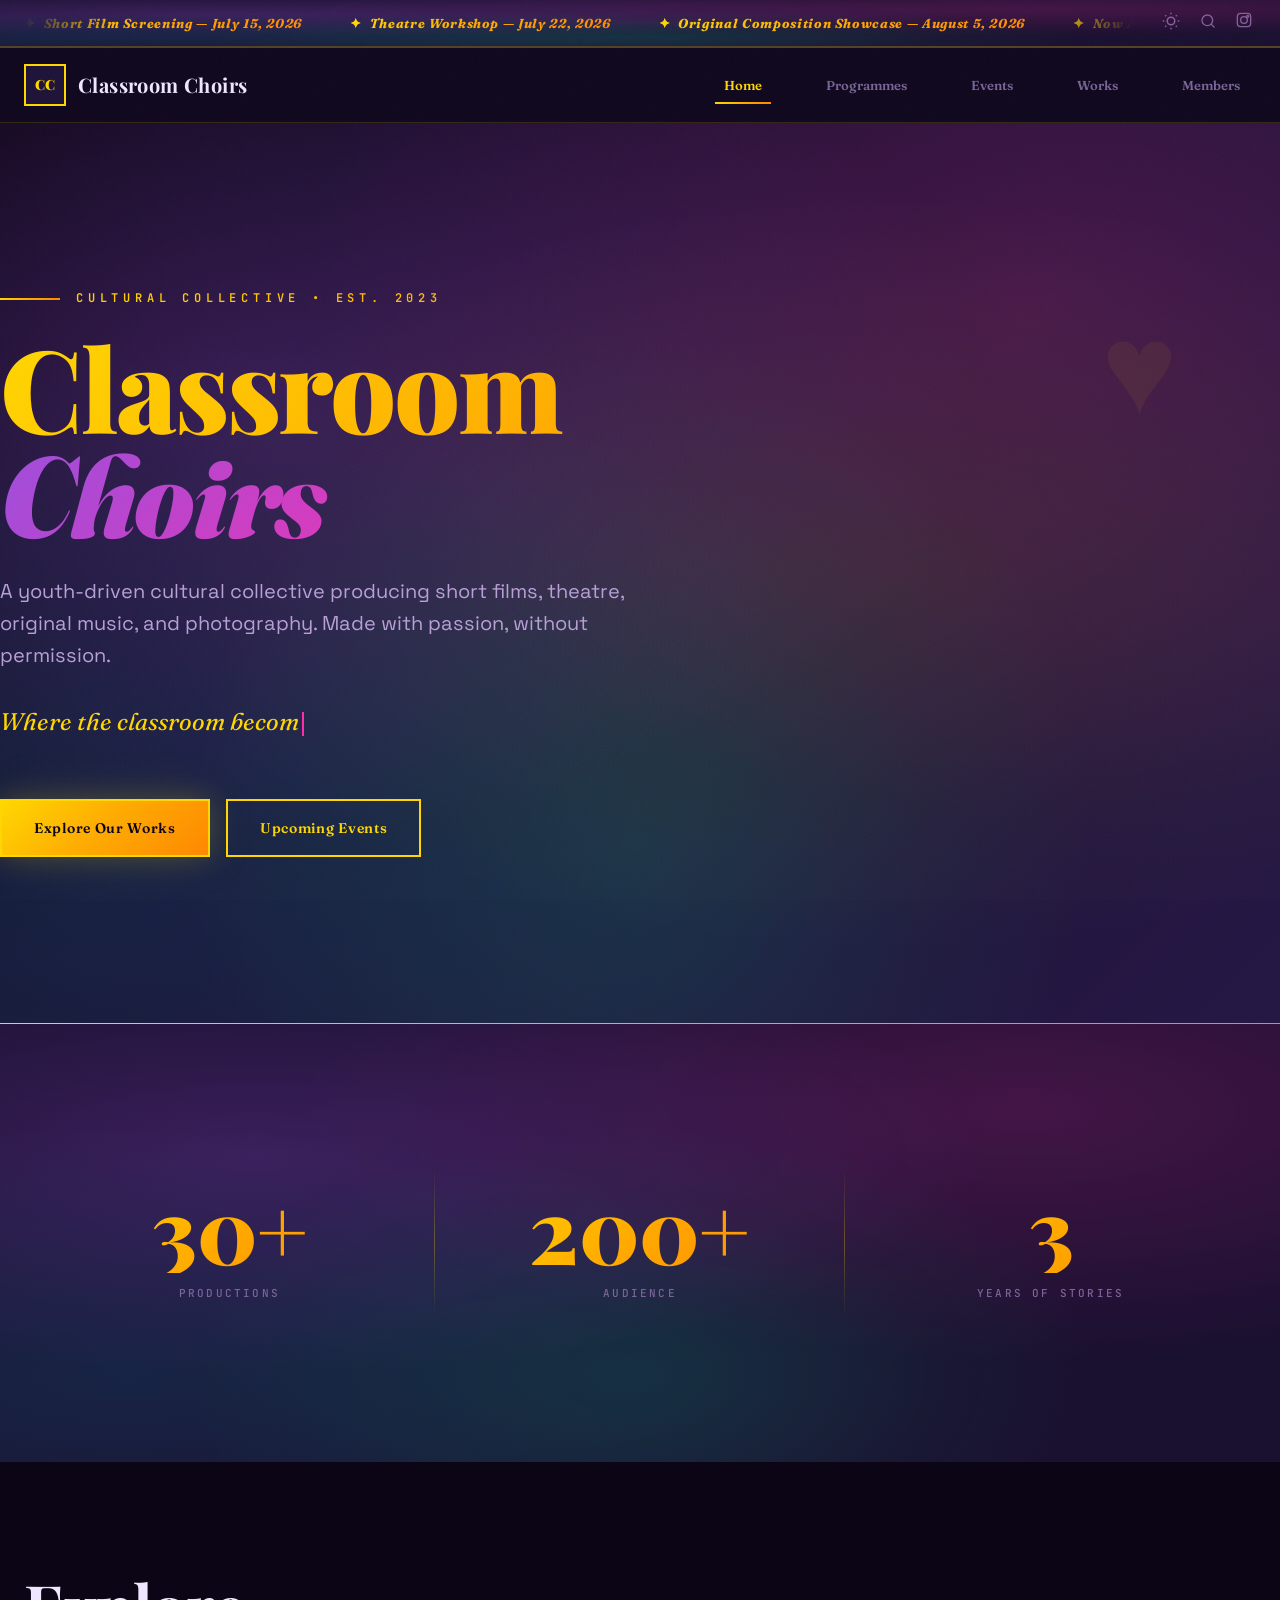
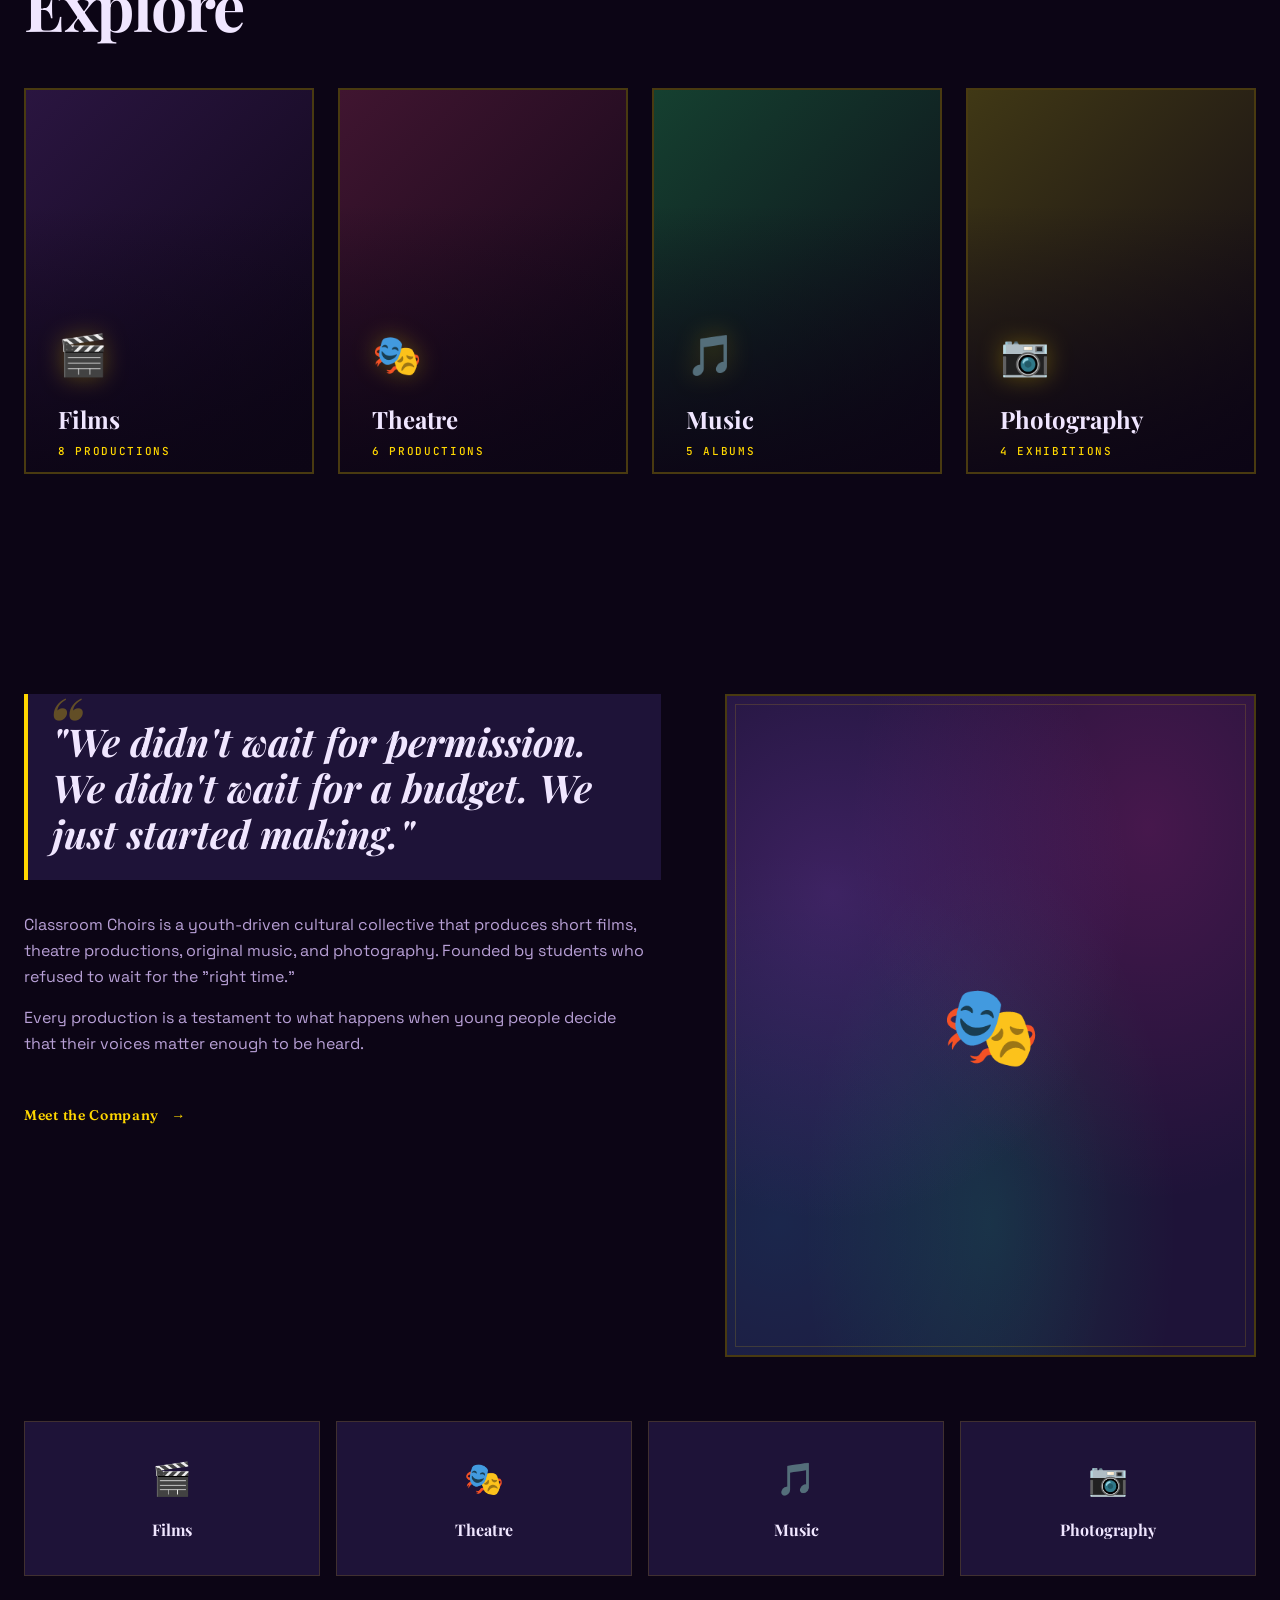
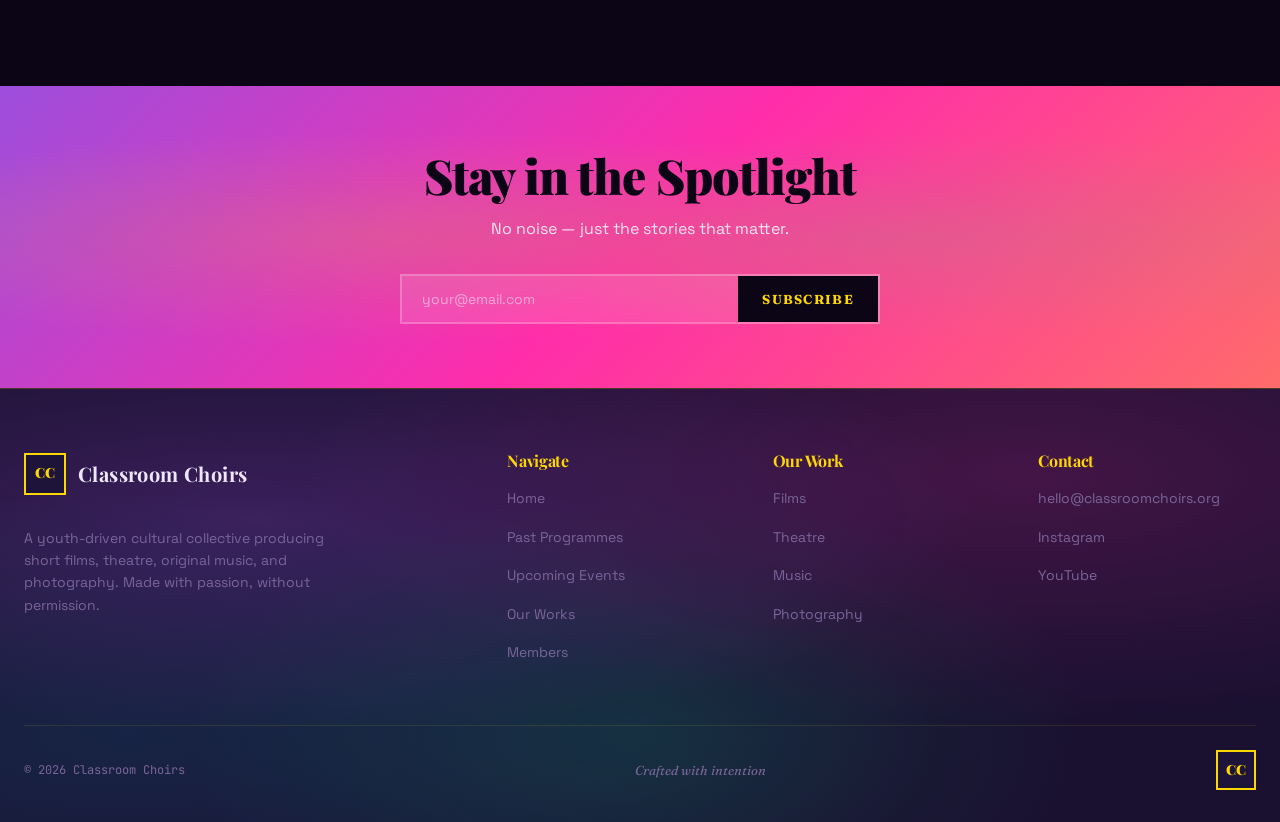
<file: index.html>
<!DOCTYPE html>
<html lang="en" data-theme="dark">
<head>
  <meta charset="UTF-8">
  <meta name="viewport" content="width=device-width, initial-scale=1.0">
  <title>Classroom Choirs — Where the Classroom Becomes a Stage</title>
  <meta name="description" content="A youth-driven cultural collective producing short films, theatre, original music, and photography.">
  <link rel="stylesheet" href="css/style.css">
</head>
<body>
  <div class="curtain" aria-hidden="true"><div class="curtain__panel curtain__panel--left"></div><div class="curtain__panel curtain__panel--right"></div></div>
  <div class="scroll-progress" aria-hidden="true"></div>
  <div class="scroll-progress__label">End of Act</div>
  <div class="page-transition" aria-hidden="true"></div>

  <div class="topbar" role="banner"><div class="container topbar__inner"><div class="topbar__marquee" aria-label="Announcements"><div class="topbar__marquee-track"><span class="topbar__marquee-item">Short Film Screening &mdash; July 15, 2026</span><span class="topbar__marquee-item">Theatre Workshop &mdash; July 22, 2026</span><span class="topbar__marquee-item">Original Composition Showcase &mdash; August 5, 2026</span><span class="topbar__marquee-item">Now Accepting Submissions for Monsoon Festival</span><span class="topbar__marquee-item">Short Film Screening &mdash; July 15, 2026</span><span class="topbar__marquee-item">Theatre Workshop &mdash; July 22, 2026</span><span class="topbar__marquee-item">Original Composition Showcase &mdash; August 5, 2026</span><span class="topbar__marquee-item">Now Accepting Submissions for Monsoon Festival</span></div></div><div class="topbar__actions"><button class="topbar__action-btn theme-toggle" aria-label="Toggle theme"></button><button class="topbar__action-btn topbar__action-btn--search" aria-label="Search"><svg width="16" height="16" viewBox="0 0 24 24" fill="none" stroke="currentColor" stroke-width="2" stroke-linecap="round"><circle cx="11" cy="11" r="8"/><line x1="21" y1="21" x2="16.65" y2="16.65"/></svg></button><a href="#" class="topbar__action-btn" aria-label="Instagram"><svg width="16" height="16" viewBox="0 0 24 24" fill="none" stroke="currentColor" stroke-width="2" stroke-linecap="round"><rect x="2" y="2" width="20" height="20" rx="5"/><circle cx="12" cy="12" r="5"/><circle cx="17.5" cy="6.5" r="1.5"/></svg></a></div></div></div>

  <nav class="navbar" role="navigation"><div class="container navbar__inner"><a href="index.html" class="navbar__brand"><div class="navbar__emblem" aria-hidden="true"><span>CC</span></div><span class="navbar__brand-text">Classroom Choirs</span></a><div class="navbar__links"><a href="index.html" class="navbar__link is-active">Home</a><a href="past-programmes.html" class="navbar__link">Programmes</a><a href="upcoming-events.html" class="navbar__link">Events</a><a href="our-works.html" class="navbar__link">Works</a><a href="members.html" class="navbar__link">Members</a></div><div class="navbar__hamburger" aria-label="Toggle menu" role="button" tabindex="0"><span class="navbar__hamburger-line"></span><span class="navbar__hamburger-line"></span><span class="navbar__hamburger-line"></span></div></div></nav>

  <div class="mobile-menu" role="dialog" aria-label="Mobile navigation"><button class="mobile-menu__close" aria-label="Close menu">&times;</button><a href="index.html" class="mobile-menu__link">Home</a><a href="past-programmes.html" class="mobile-menu__link">Programmes</a><a href="upcoming-events.html" class="mobile-menu__link">Events</a><a href="our-works.html" class="mobile-menu__link">Works</a><a href="members.html" class="mobile-menu__link">Members</a></div>
  <div class="search-overlay" role="dialog" aria-label="Search"><button class="search-overlay__close" aria-label="Close search">&times;</button><input type="text" class="search-overlay__input" placeholder="Search..." aria-label="Search"><div class="search-overlay__results"></div></div>
  <div class="lightbox" role="dialog" aria-label="Preview"><button class="lightbox__close" aria-label="Close preview">&times;</button><div class="lightbox__content"></div></div>

  <section class="hero" aria-label="Hero">
    <div class="hero__bg"></div>
    <div class="hero__ornament" aria-hidden="true">&hearts;</div>
    <div class="container hero__content">
      <div class="hero__eyebrow">Cultural Collective &bull; Est. 2023</div>
      <h1 class="hero__title">
        <span class="line-1">Classroom</span>
        <span class="line-2">Choirs</span>
      </h1>
      <p class="hero__subtitle">A youth-driven cultural collective producing short films, theatre, original music, and photography. Made with passion, without permission.</p>
      <div class="hero__tagline" data-text="Where the classroom becomes a stage."></div>
      <div class="hero__actions">
        <a href="our-works.html" class="btn btn--primary">Explore Our Works</a>
        <a href="upcoming-events.html" class="btn btn--outline">Upcoming Events</a>
      </div>
    </div>
  </section>

  <section class="stats section--tight" aria-label="Statistics">
    <div class="container">
      <div class="stats__grid reveal-stagger">
        <div class="stats__item"><div class="stats__number" data-count="30" data-suffix="+">0</div><div class="stats__label">Productions</div></div>
        <div class="stats__item"><div class="stats__number" data-count="200" data-suffix="+">0</div><div class="stats__label">Audience</div></div>
        <div class="stats__item"><div class="stats__number" data-count="3" data-suffix="">0</div><div class="stats__label">Years of Stories</div></div>
      </div>
    </div>
  </section>

  <section class="section" aria-label="Explore disciplines">
    <div class="container">
      <h2 class="reveal" style="margin-bottom:var(--space-2xl);">Explore</h2>
      <div class="nav-tiles reveal-stagger">
        <a href="our-works.html#film" class="nav-tile"><div class="nav-tile__image" style="background:linear-gradient(135deg,#2a1540,#0c0515);"></div><div class="nav-tile__overlay"></div><div class="nav-tile__content"><div class="nav-tile__icon">&#127916;</div><div class="nav-tile__title">Films</div><div class="nav-tile__count">8 Productions</div></div></a>
        <a href="our-works.html#theatre" class="nav-tile"><div class="nav-tile__image" style="background:linear-gradient(135deg,#401530,#0c0515);"></div><div class="nav-tile__overlay"></div><div class="nav-tile__content"><div class="nav-tile__icon">&#127917;</div><div class="nav-tile__title">Theatre</div><div class="nav-tile__count">6 Productions</div></div></a>
        <a href="our-works.html#music" class="nav-tile"><div class="nav-tile__image" style="background:linear-gradient(135deg,#154030,#0c0515);"></div><div class="nav-tile__overlay"></div><div class="nav-tile__content"><div class="nav-tile__icon">&#127925;</div><div class="nav-tile__title">Music</div><div class="nav-tile__count">5 Albums</div></div></a>
        <a href="our-works.html#photography" class="nav-tile"><div class="nav-tile__image" style="background:linear-gradient(135deg,#403815,#0c0515);"></div><div class="nav-tile__overlay"></div><div class="nav-tile__content"><div class="nav-tile__icon">&#128247;</div><div class="nav-tile__title">Photography</div><div class="nav-tile__count">4 Exhibitions</div></div></a>
      </div>
    </div>
  </section>

  <section class="section" aria-label="About us">
    <div class="container">
      <div class="about__grid">
        <div class="reveal">
          <blockquote class="about__quote">"We didn't wait for permission. We didn't wait for a budget. We just started making."</blockquote>
          <p class="about__text">Classroom Choirs is a youth-driven cultural collective that produces short films, theatre productions, original music, and photography. Founded by students who refused to wait for the "right time."</p>
          <p class="about__text">Every production is a testament to what happens when young people decide that their voices matter enough to be heard.</p>
          <a href="members.html" class="btn btn--ghost" style="margin-top:var(--space-lg);">Meet the Company</a>
        </div>
        <div class="about__image-wrapper reveal"><div class="about__image-fallback" role="img" aria-label="Behind the scenes">&#127917;</div></div>
      </div>
      <div class="about__pillars reveal-stagger">
        <div class="about__pillar"><div class="about__pillar-icon">&#127916;</div><div class="about__pillar-name">Films</div></div>
        <div class="about__pillar"><div class="about__pillar-icon">&#127917;</div><div class="about__pillar-name">Theatre</div></div>
        <div class="about__pillar"><div class="about__pillar-icon">&#127925;</div><div class="about__pillar-name">Music</div></div>
        <div class="about__pillar"><div class="about__pillar-icon">&#128247;</div><div class="about__pillar-name">Photography</div></div>
      </div>
    </div>
  </section>

  <section class="newsletter" aria-label="Newsletter"><div class="container"><div class="newsletter__inner reveal"><h2 class="newsletter__title">Stay in the Spotlight</h2><p class="newsletter__text">No noise &mdash; just the stories that matter.</p><form class="newsletter__form" onsubmit="return false;"><input type="email" class="newsletter__input" placeholder="your@email.com" aria-label="Email" required><button type="submit" class="newsletter__submit">Subscribe</button></form></div></div></section>

  <footer class="footer" role="contentinfo"><div class="container"><div class="footer__grid"><div><a href="index.html" class="navbar__brand" style="margin-bottom:var(--space-md);display:inline-flex;"><div class="navbar__emblem" aria-hidden="true"><span>CC</span></div><span class="navbar__brand-text">Classroom Choirs</span></a><p class="footer__brand-desc">A youth-driven cultural collective producing short films, theatre, original music, and photography. Made with passion, without permission.</p></div><div><h4 class="footer__heading">Navigate</h4><a href="index.html" class="footer__link">Home</a><a href="past-programmes.html" class="footer__link">Past Programmes</a><a href="upcoming-events.html" class="footer__link">Upcoming Events</a><a href="our-works.html" class="footer__link">Our Works</a><a href="members.html" class="footer__link">Members</a></div><div><h4 class="footer__heading">Our Work</h4><a href="our-works.html" class="footer__link">Films</a><a href="our-works.html" class="footer__link">Theatre</a><a href="our-works.html" class="footer__link">Music</a><a href="our-works.html" class="footer__link">Photography</a></div><div><h4 class="footer__heading">Contact</h4><a href="mailto:hello@classroomchoirs.org" class="footer__link">hello@classroomchoirs.org</a><a href="#" class="footer__link">Instagram</a><a href="#" class="footer__link">YouTube</a></div></div><div class="footer__bottom"><span class="footer__copy">&copy; 2026 Classroom Choirs</span><span class="footer__tagline">Crafted with intention</span><div class="footer__emblem" aria-hidden="true">CC</div></div></div></footer>
  <button class="back-to-top" aria-label="Back to top">&uarr;</button>
  <script src="js/app.js"></script>
</body>
</html>
</file>
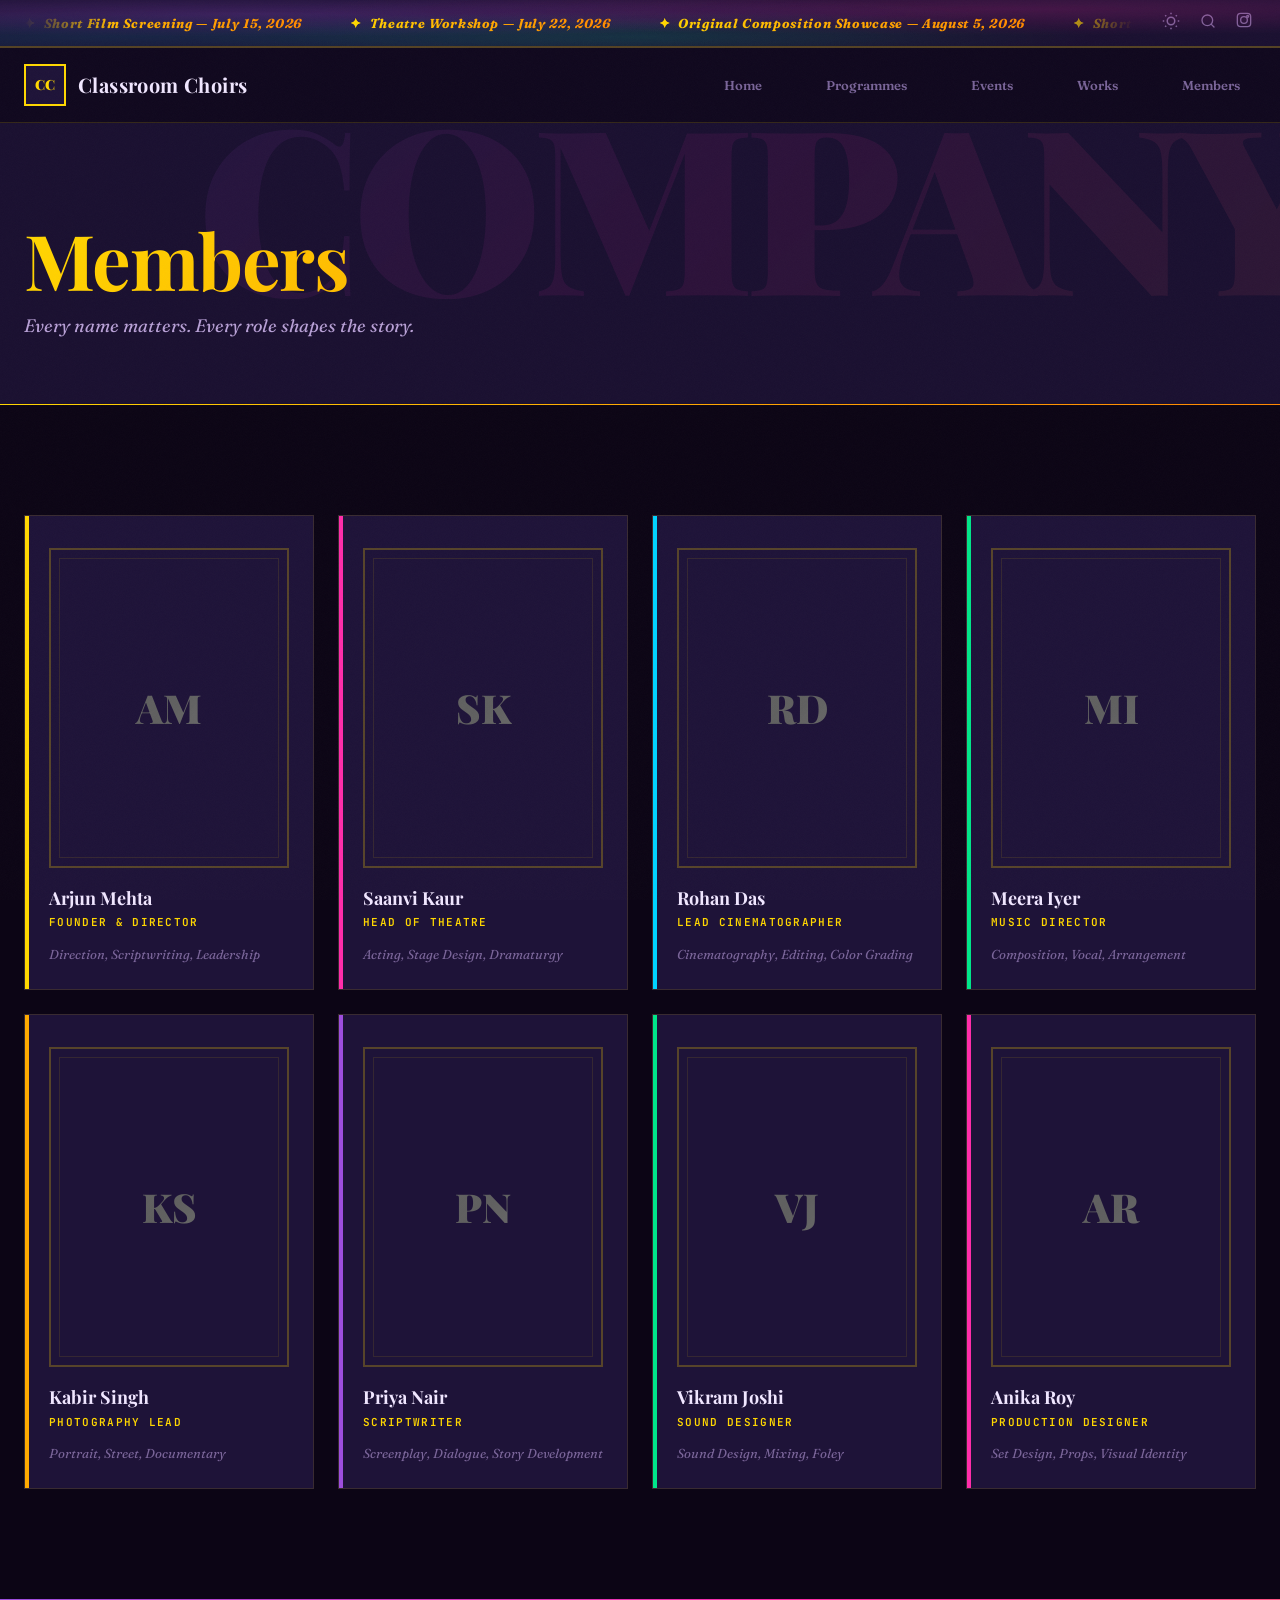
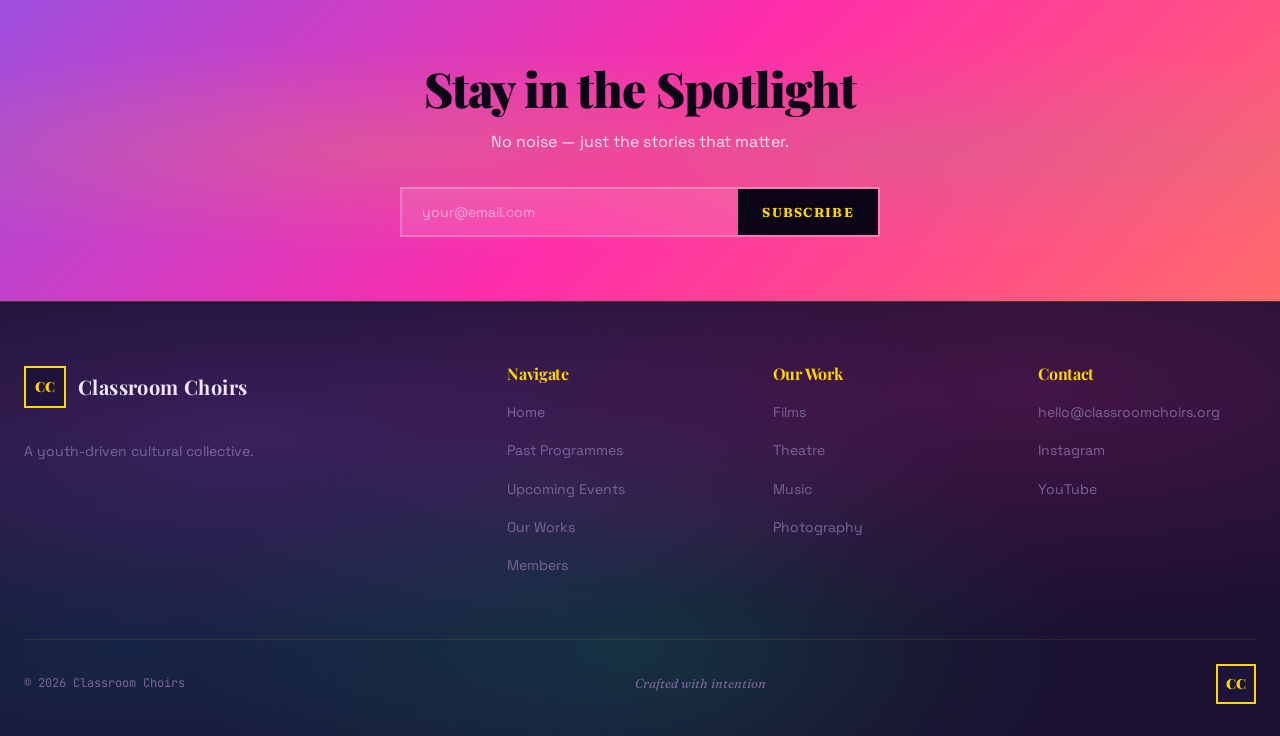
<file: members.html>
<!DOCTYPE html>
<html lang="en" data-theme="dark">
<head>
  <meta charset="UTF-8">
  <meta name="viewport" content="width=device-width, initial-scale=1.0">
  <title>Members &mdash; Classroom Choirs</title>
  <link rel="stylesheet" href="css/style.css">
</head>
<body>
  <div class="curtain" aria-hidden="true"><div class="curtain__panel curtain__panel--left"></div><div class="curtain__panel curtain__panel--right"></div></div>
  <div class="scroll-progress" aria-hidden="true"></div>
  <div class="scroll-progress__label">End of Act</div>
  <div class="page-transition" aria-hidden="true"></div>
  <div class="topbar" role="banner"><div class="container topbar__inner"><div class="topbar__marquee" aria-label="Announcements"><div class="topbar__marquee-track"><span class="topbar__marquee-item">Short Film Screening &mdash; July 15, 2026</span><span class="topbar__marquee-item">Theatre Workshop &mdash; July 22, 2026</span><span class="topbar__marquee-item">Original Composition Showcase &mdash; August 5, 2026</span><span class="topbar__marquee-item">Short Film Screening &mdash; July 15, 2026</span><span class="topbar__marquee-item">Theatre Workshop &mdash; July 22, 2026</span><span class="topbar__marquee-item">Original Composition Showcase &mdash; August 5, 2026</span></div></div><div class="topbar__actions"><button class="topbar__action-btn theme-toggle" aria-label="Toggle theme"></button><button class="topbar__action-btn topbar__action-btn--search" aria-label="Search"><svg width="16" height="16" viewBox="0 0 24 24" fill="none" stroke="currentColor" stroke-width="2" stroke-linecap="round"><circle cx="11" cy="11" r="8"/><line x1="21" y1="21" x2="16.65" y2="16.65"/></svg></button><a href="#" class="topbar__action-btn" aria-label="Instagram"><svg width="16" height="16" viewBox="0 0 24 24" fill="none" stroke="currentColor" stroke-width="2" stroke-linecap="round"><rect x="2" y="2" width="20" height="20" rx="5"/><circle cx="12" cy="12" r="5"/><circle cx="17.5" cy="6.5" r="1.5"/></svg></a></div></div></div>
  <nav class="navbar" role="navigation"><div class="container navbar__inner"><a href="index.html" class="navbar__brand"><div class="navbar__emblem" aria-hidden="true"><span>CC</span></div><span class="navbar__brand-text">Classroom Choirs</span></a><div class="navbar__links"><a href="index.html" class="navbar__link">Home</a><a href="past-programmes.html" class="navbar__link">Programmes</a><a href="upcoming-events.html" class="navbar__link">Events</a><a href="our-works.html" class="navbar__link">Works</a><a href="members.html" class="navbar__link">Members</a></div><div class="navbar__hamburger" aria-label="Toggle menu" role="button" tabindex="0"><span class="navbar__hamburger-line"></span><span class="navbar__hamburger-line"></span><span class="navbar__hamburger-line"></span></div></div></nav>
  <div class="mobile-menu" role="dialog" aria-label="Mobile navigation"><button class="mobile-menu__close" aria-label="Close menu">&times;</button><a href="index.html" class="mobile-menu__link">Home</a><a href="past-programmes.html" class="mobile-menu__link">Programmes</a><a href="upcoming-events.html" class="mobile-menu__link">Events</a><a href="our-works.html" class="mobile-menu__link">Works</a><a href="members.html" class="mobile-menu__link">Members</a></div>
  <div class="search-overlay" role="dialog" aria-label="Search"><button class="search-overlay__close" aria-label="Close search">&times;</button><input type="text" class="search-overlay__input" placeholder="Search..." aria-label="Search"><div class="search-overlay__results"></div></div>
  <div class="lightbox" role="dialog" aria-label="Preview"><button class="lightbox__close" aria-label="Close preview">&times;</button><div class="lightbox__content"></div></div>

  <section class="page-header"><div class="ghost-text" style="top:-20px;right:-40px;">COMPANY</div><div class="container" style="position:relative;z-index:1;"><h1 class="page-header__title reveal">Members</h1><p class="page-header__subtitle reveal">Every name matters. Every role shapes the story.</p></div></section>
  <section class="section" aria-label="Members"><div class="container"><div class="members-grid" id="membersGrid"></div></div></section>
  <section class="newsletter" aria-label="Newsletter"><div class="container"><div class="newsletter__inner reveal"><h2 class="newsletter__title">Stay in the Spotlight</h2><p class="newsletter__text">No noise &mdash; just the stories that matter.</p><form class="newsletter__form" onsubmit="return false;"><input type="email" class="newsletter__input" placeholder="your@email.com" aria-label="Email" required><button type="submit" class="newsletter__submit">Subscribe</button></form></div></div></section>
  <footer class="footer" role="contentinfo"><div class="container"><div class="footer__grid"><div><a href="index.html" class="navbar__brand" style="margin-bottom:var(--space-md);display:inline-flex;"><div class="navbar__emblem" aria-hidden="true"><span>CC</span></div><span class="navbar__brand-text">Classroom Choirs</span></a><p class="footer__brand-desc">A youth-driven cultural collective.</p></div><div><h4 class="footer__heading">Navigate</h4><a href="index.html" class="footer__link">Home</a><a href="past-programmes.html" class="footer__link">Past Programmes</a><a href="upcoming-events.html" class="footer__link">Upcoming Events</a><a href="our-works.html" class="footer__link">Our Works</a><a href="members.html" class="footer__link">Members</a></div><div><h4 class="footer__heading">Our Work</h4><a href="our-works.html" class="footer__link">Films</a><a href="our-works.html" class="footer__link">Theatre</a><a href="our-works.html" class="footer__link">Music</a><a href="our-works.html" class="footer__link">Photography</a></div><div><h4 class="footer__heading">Contact</h4><a href="mailto:hello@classroomchoirs.org" class="footer__link">hello@classroomchoirs.org</a><a href="#" class="footer__link">Instagram</a><a href="#" class="footer__link">YouTube</a></div></div><div class="footer__bottom"><span class="footer__copy">&copy; 2026 Classroom Choirs</span><span class="footer__tagline">Crafted with intention</span><div class="footer__emblem" aria-hidden="true">CC</div></div></div></footer>
  <button class="back-to-top" aria-label="Back to top">&uarr;</button>
  <script src="js/app.js"></script>
  <script>
    (function(){var g=document.getElementById('membersGrid');if(!g)return;var db=JSON.parse(localStorage.getItem('cc-db')||'{}');var m=db.members||[];var ini=function(n){return n.split(' ').map(function(w){return w[0]}).join('')};var dc={'Direction':'var(--accent-gold)','Theatre':'var(--accent-magenta)','Film':'var(--accent-cyan)','Music':'var(--accent-emerald)','Photography':'var(--accent-amber)','Scriptwriting':'var(--accent-violet)'};m.sort(function(a,b){if(a.isFounder)return -1;if(b.isFounder)return 1;return 0});g.innerHTML=m.map(function(x){var ac=dc[x.department]||'var(--accent-gold)';var ph=x.image?'<img src="'+x.image+'" alt="'+x.name+'">':'<div class="member-card__photo-placeholder">'+ini(x.name)+'</div>';return '<div class="member-card'+(x.isFounder?' member-card--founder':'')+'" style="opacity:0;transform:translateY(20px);transition:opacity .5s ease,transform .5s ease;"><div class="member-card__accent" style="background:'+ac+';"></div><div class="member-card__photo">'+ph+'</div><div class="member-card__name">'+x.name+'</div><div class="member-card__role">'+x.role+'</div><div class="member-card__tags">'+x.tags+'</div></div>'}).join('');setTimeout(function(){g.querySelectorAll('.member-card').forEach(function(c,i){setTimeout(function(){c.style.opacity='1';c.style.transform='translateY(0)'},i*80)})},100)})();
  </script>
</body></html>
</file>
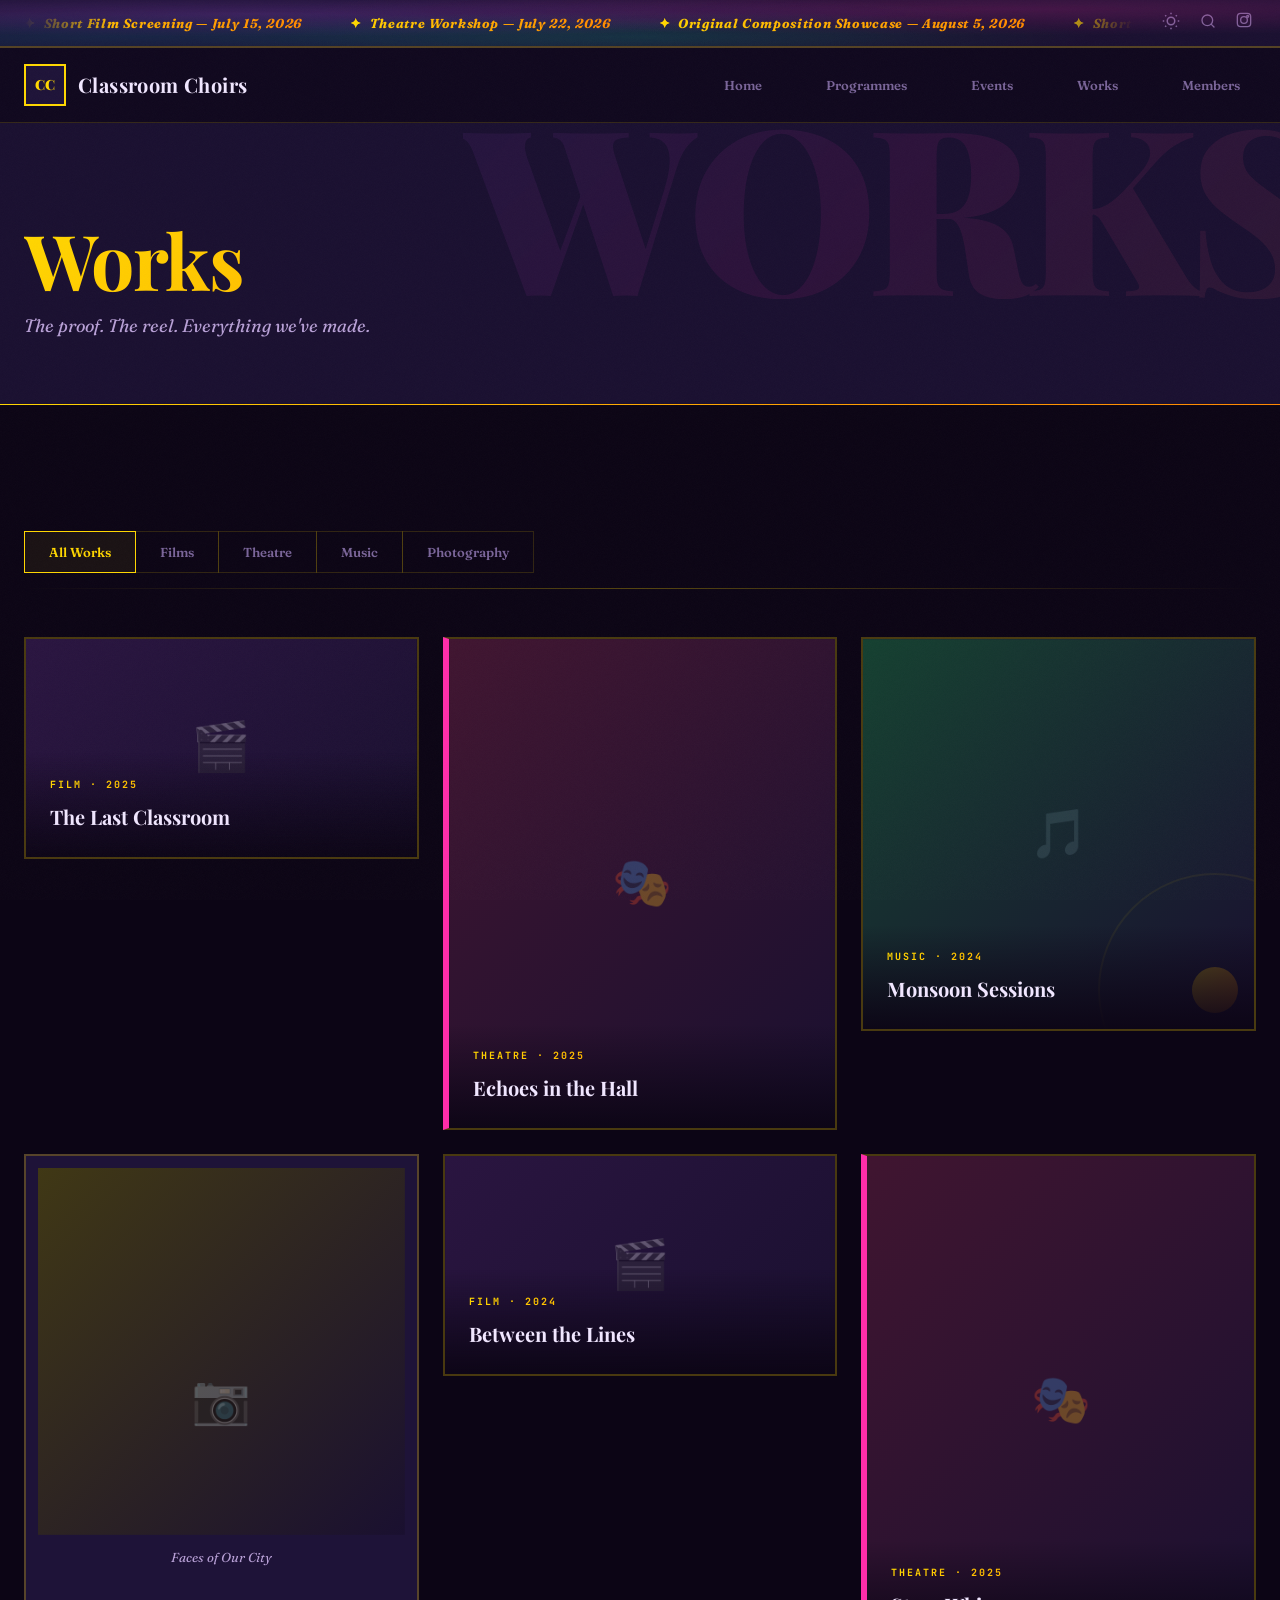
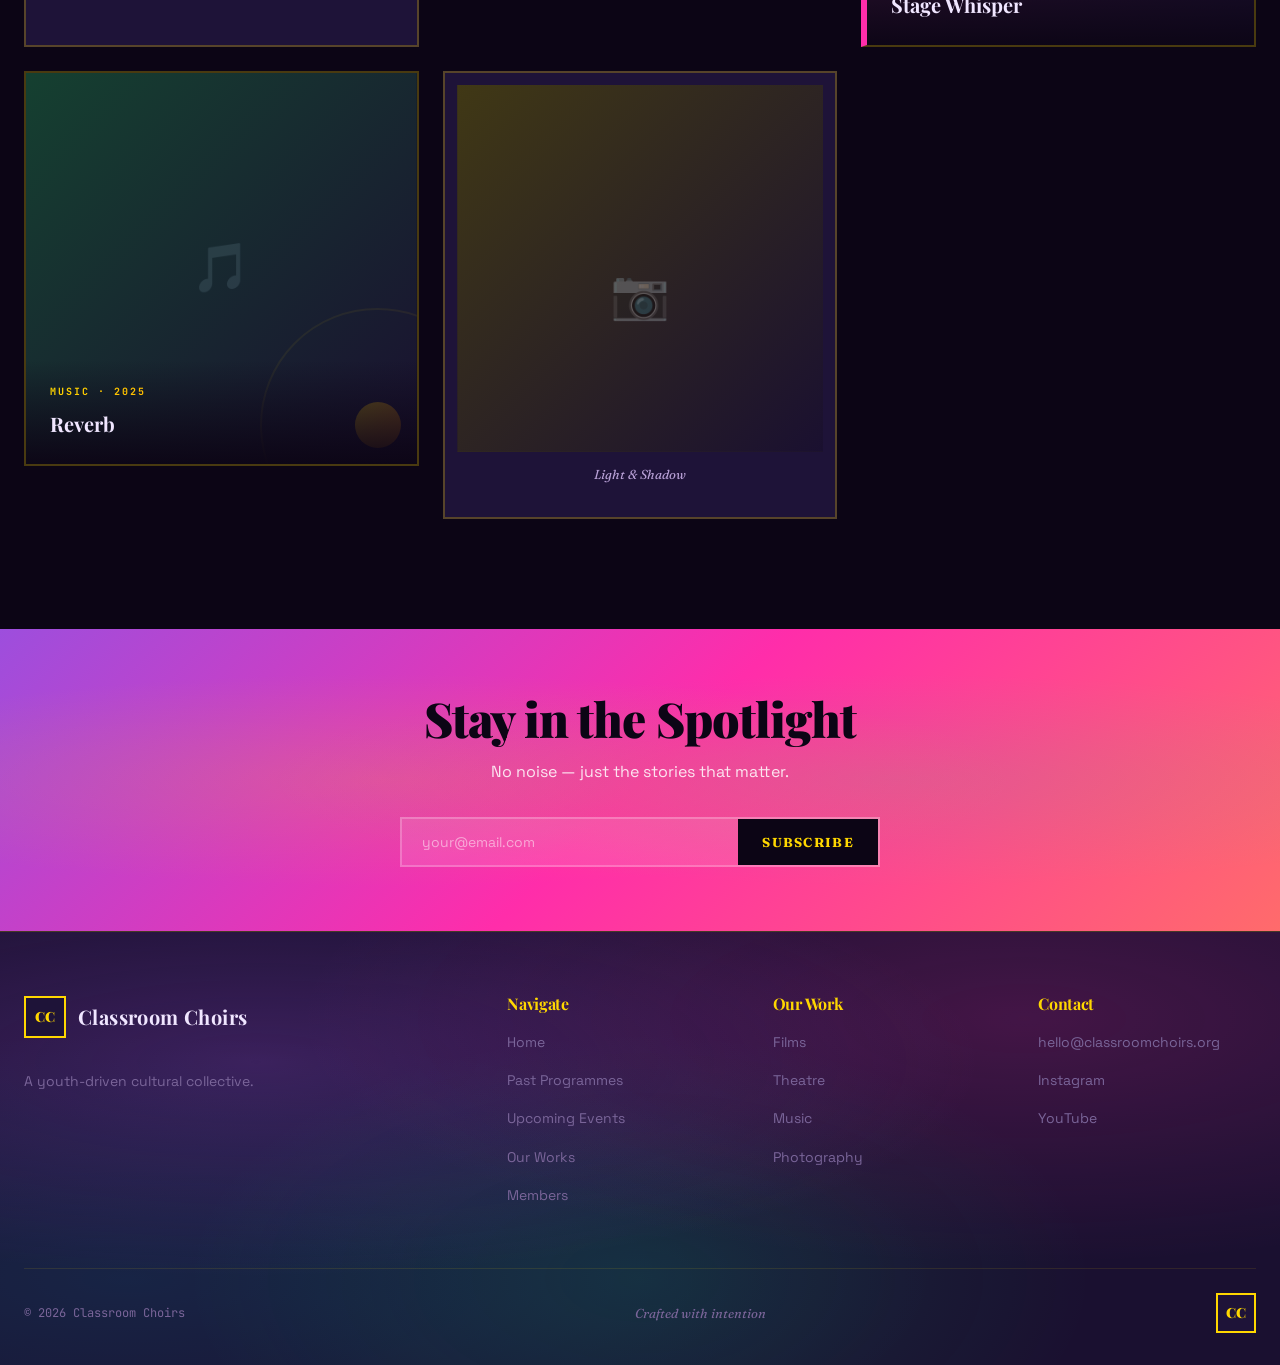
<file: our-works.html>
<!DOCTYPE html>
<html lang="en" data-theme="dark">
<head>
  <meta charset="UTF-8">
  <meta name="viewport" content="width=device-width, initial-scale=1.0">
  <title>Works &mdash; Classroom Choirs</title>
  <link rel="stylesheet" href="css/style.css">
</head>
<body>
  <div class="curtain" aria-hidden="true"><div class="curtain__panel curtain__panel--left"></div><div class="curtain__panel curtain__panel--right"></div></div>
  <div class="scroll-progress" aria-hidden="true"></div>
  <div class="scroll-progress__label">End of Act</div>
  <div class="page-transition" aria-hidden="true"></div>
  <div class="topbar" role="banner"><div class="container topbar__inner"><div class="topbar__marquee" aria-label="Announcements"><div class="topbar__marquee-track"><span class="topbar__marquee-item">Short Film Screening &mdash; July 15, 2026</span><span class="topbar__marquee-item">Theatre Workshop &mdash; July 22, 2026</span><span class="topbar__marquee-item">Original Composition Showcase &mdash; August 5, 2026</span><span class="topbar__marquee-item">Short Film Screening &mdash; July 15, 2026</span><span class="topbar__marquee-item">Theatre Workshop &mdash; July 22, 2026</span><span class="topbar__marquee-item">Original Composition Showcase &mdash; August 5, 2026</span></div></div><div class="topbar__actions"><button class="topbar__action-btn theme-toggle" aria-label="Toggle theme"></button><button class="topbar__action-btn topbar__action-btn--search" aria-label="Search"><svg width="16" height="16" viewBox="0 0 24 24" fill="none" stroke="currentColor" stroke-width="2" stroke-linecap="round"><circle cx="11" cy="11" r="8"/><line x1="21" y1="21" x2="16.65" y2="16.65"/></svg></button><a href="#" class="topbar__action-btn" aria-label="Instagram"><svg width="16" height="16" viewBox="0 0 24 24" fill="none" stroke="currentColor" stroke-width="2" stroke-linecap="round"><rect x="2" y="2" width="20" height="20" rx="5"/><circle cx="12" cy="12" r="5"/><circle cx="17.5" cy="6.5" r="1.5"/></svg></a></div></div></div>
  <nav class="navbar" role="navigation"><div class="container navbar__inner"><a href="index.html" class="navbar__brand"><div class="navbar__emblem" aria-hidden="true"><span>CC</span></div><span class="navbar__brand-text">Classroom Choirs</span></a><div class="navbar__links"><a href="index.html" class="navbar__link">Home</a><a href="past-programmes.html" class="navbar__link">Programmes</a><a href="upcoming-events.html" class="navbar__link">Events</a><a href="our-works.html" class="navbar__link">Works</a><a href="members.html" class="navbar__link">Members</a></div><div class="navbar__hamburger" aria-label="Toggle menu" role="button" tabindex="0"><span class="navbar__hamburger-line"></span><span class="navbar__hamburger-line"></span><span class="navbar__hamburger-line"></span></div></div></nav>
  <div class="mobile-menu" role="dialog" aria-label="Mobile navigation"><button class="mobile-menu__close" aria-label="Close menu">&times;</button><a href="index.html" class="mobile-menu__link">Home</a><a href="past-programmes.html" class="mobile-menu__link">Programmes</a><a href="upcoming-events.html" class="mobile-menu__link">Events</a><a href="our-works.html" class="mobile-menu__link">Works</a><a href="members.html" class="mobile-menu__link">Members</a></div>
  <div class="search-overlay" role="dialog" aria-label="Search"><button class="search-overlay__close" aria-label="Close search">&times;</button><input type="text" class="search-overlay__input" placeholder="Search..." aria-label="Search"><div class="search-overlay__results"></div></div>
  <div class="lightbox" role="dialog" aria-label="Preview"><button class="lightbox__close" aria-label="Close preview">&times;</button><div class="lightbox__content"></div></div>

  <section class="page-header"><div class="ghost-text" style="top:-20px;right:-40px;">WORKS</div><div class="container" style="position:relative;z-index:1;"><h1 class="page-header__title reveal">Works</h1><p class="page-header__subtitle reveal">The proof. The reel. Everything we've made.</p></div></section>
  <section class="section" aria-label="Portfolio"><div class="container">
    <div class="film-strip reveal" role="tablist" aria-label="Filter"><button class="film-strip__item is-active" data-filter="all" role="tab" aria-selected="true">All Works</button><button class="film-strip__item" data-filter="film" role="tab">Films</button><button class="film-strip__item" data-filter="theatre" role="tab">Theatre</button><button class="film-strip__item" data-filter="music" role="tab">Music</button><button class="film-strip__item" data-filter="photography" role="tab">Photography</button></div>
    <div class="works-grid" id="worksGrid"></div>
  </div></section>
  <section class="newsletter" aria-label="Newsletter"><div class="container"><div class="newsletter__inner reveal"><h2 class="newsletter__title">Stay in the Spotlight</h2><p class="newsletter__text">No noise &mdash; just the stories that matter.</p><form class="newsletter__form" onsubmit="return false;"><input type="email" class="newsletter__input" placeholder="your@email.com" aria-label="Email" required><button type="submit" class="newsletter__submit">Subscribe</button></form></div></div></section>
  <footer class="footer" role="contentinfo"><div class="container"><div class="footer__grid"><div><a href="index.html" class="navbar__brand" style="margin-bottom:var(--space-md);display:inline-flex;"><div class="navbar__emblem" aria-hidden="true"><span>CC</span></div><span class="navbar__brand-text">Classroom Choirs</span></a><p class="footer__brand-desc">A youth-driven cultural collective.</p></div><div><h4 class="footer__heading">Navigate</h4><a href="index.html" class="footer__link">Home</a><a href="past-programmes.html" class="footer__link">Past Programmes</a><a href="upcoming-events.html" class="footer__link">Upcoming Events</a><a href="our-works.html" class="footer__link">Our Works</a><a href="members.html" class="footer__link">Members</a></div><div><h4 class="footer__heading">Our Work</h4><a href="our-works.html" class="footer__link">Films</a><a href="our-works.html" class="footer__link">Theatre</a><a href="our-works.html" class="footer__link">Music</a><a href="our-works.html" class="footer__link">Photography</a></div><div><h4 class="footer__heading">Contact</h4><a href="mailto:hello@classroomchoirs.org" class="footer__link">hello@classroomchoirs.org</a><a href="#" class="footer__link">Instagram</a><a href="#" class="footer__link">YouTube</a></div></div><div class="footer__bottom"><span class="footer__copy">&copy; 2026 Classroom Choirs</span><span class="footer__tagline">Crafted with intention</span><div class="footer__emblem" aria-hidden="true">CC</div></div></div></footer>
  <button class="back-to-top" aria-label="Back to top">&uarr;</button>
  <script src="js/app.js"></script>
  <script>
    (function(){var g=document.getElementById('worksGrid');if(!g)return;var db=JSON.parse(localStorage.getItem('cc-db')||'{}');var w=db.works||[];var fg={theatre:'linear-gradient(135deg,#401530,#1a1030)',film:'linear-gradient(135deg,#2a1540,#1a1030)',music:'linear-gradient(135deg,#154030,#1a1030)',photography:'linear-gradient(135deg,#403815,#1a1030)'};var ic={theatre:'&#127917;',film:'&#127916;',music:'&#127925;',photography:'&#128247;'};var ti=['-1.5deg','1deg','-0.5deg','1.5deg'];function render(f){var items=f==='all'?w:w.filter(function(x){return x.category===f});g.innerHTML=items.map(function(x,i){var bg=x.image?'background-image:url('+x.image+')':'background:'+(fg[x.category]||fg.film);var icon=x.image?'':'<div style="position:absolute;inset:0;display:flex;align-items:center;justify-content:center;font-size:3rem;opacity:.3;">'+(ic[x.category]||'&#127916;')+'</div>';if(x.category==='film')return '<div class="work-card--film" data-category="film" style="opacity:0;transform:translateY(20px);transition:opacity .5s ease,transform .5s ease;"><div class="work-card__image" style="'+bg+';background-size:cover;background-position:center;">'+icon+'</div><div class="work-card__grain"></div><div class="work-card__play"></div><div class="work-card__info"><div class="work-card__category">Film &middot; '+x.year+'</div><div class="work-card__title">'+x.title+'</div></div></div>';if(x.category==='theatre')return '<div class="work-card--theatre" data-category="theatre" style="opacity:0;transform:translateY(20px);transition:opacity .5s ease,transform .5s ease;"><div class="work-card__image" style="'+bg+';background-size:cover;background-position:center;">'+icon+'</div><div class="work-card__spotlight"></div><div class="work-card__info"><div class="work-card__category">Theatre &middot; '+x.year+'</div><div class="work-card__title">'+x.title+'</div></div></div>';if(x.category==='music')return '<div class="work-card--music" data-category="music" style="opacity:0;transform:translateY(20px);transition:opacity .5s ease,transform .5s ease;"><div class="work-card__image" style="'+bg+';background-size:cover;background-position:center;">'+icon+'</div><div class="work-card__vinyl"></div><div class="work-card__info"><div class="work-card__category">Music &middot; '+x.year+'</div><div class="work-card__title">'+x.title+'</div></div></div>';if(x.category==='photography')return '<div class="work-card--photo" data-category="photography" style="--tilt:'+(ti[i%ti.length])+';opacity:0;transform:translateY(20px);transition:opacity .5s ease,transform .5s ease;"><div class="work-card__image" style="'+bg+';background-size:cover;background-position:center;">'+icon+'</div><div class="work-card__caption">'+x.title+'</div></div>';return ''}).join('');setTimeout(function(){g.querySelectorAll('[data-category]').forEach(function(c,i){setTimeout(function(){c.style.opacity='1';c.style.transform='translateY(0)'},i*80)})},50)}render('all');document.querySelectorAll('.film-strip__item').forEach(function(t){t.addEventListener('click',function(){document.querySelectorAll('.film-strip__item').forEach(function(x){x.classList.remove('is-active')});t.classList.add('is-active');render(t.getAttribute('data-filter'))})});if(window.location.hash){var cat=window.location.hash.substring(1);var mt=document.querySelector('.film-strip__item[data-filter="'+cat+'"]');if(mt){document.querySelectorAll('.film-strip__item').forEach(function(x){x.classList.remove('is-active')});mt.classList.add('is-active');render(cat)}}})();
  </script>
</body></html>
</file>
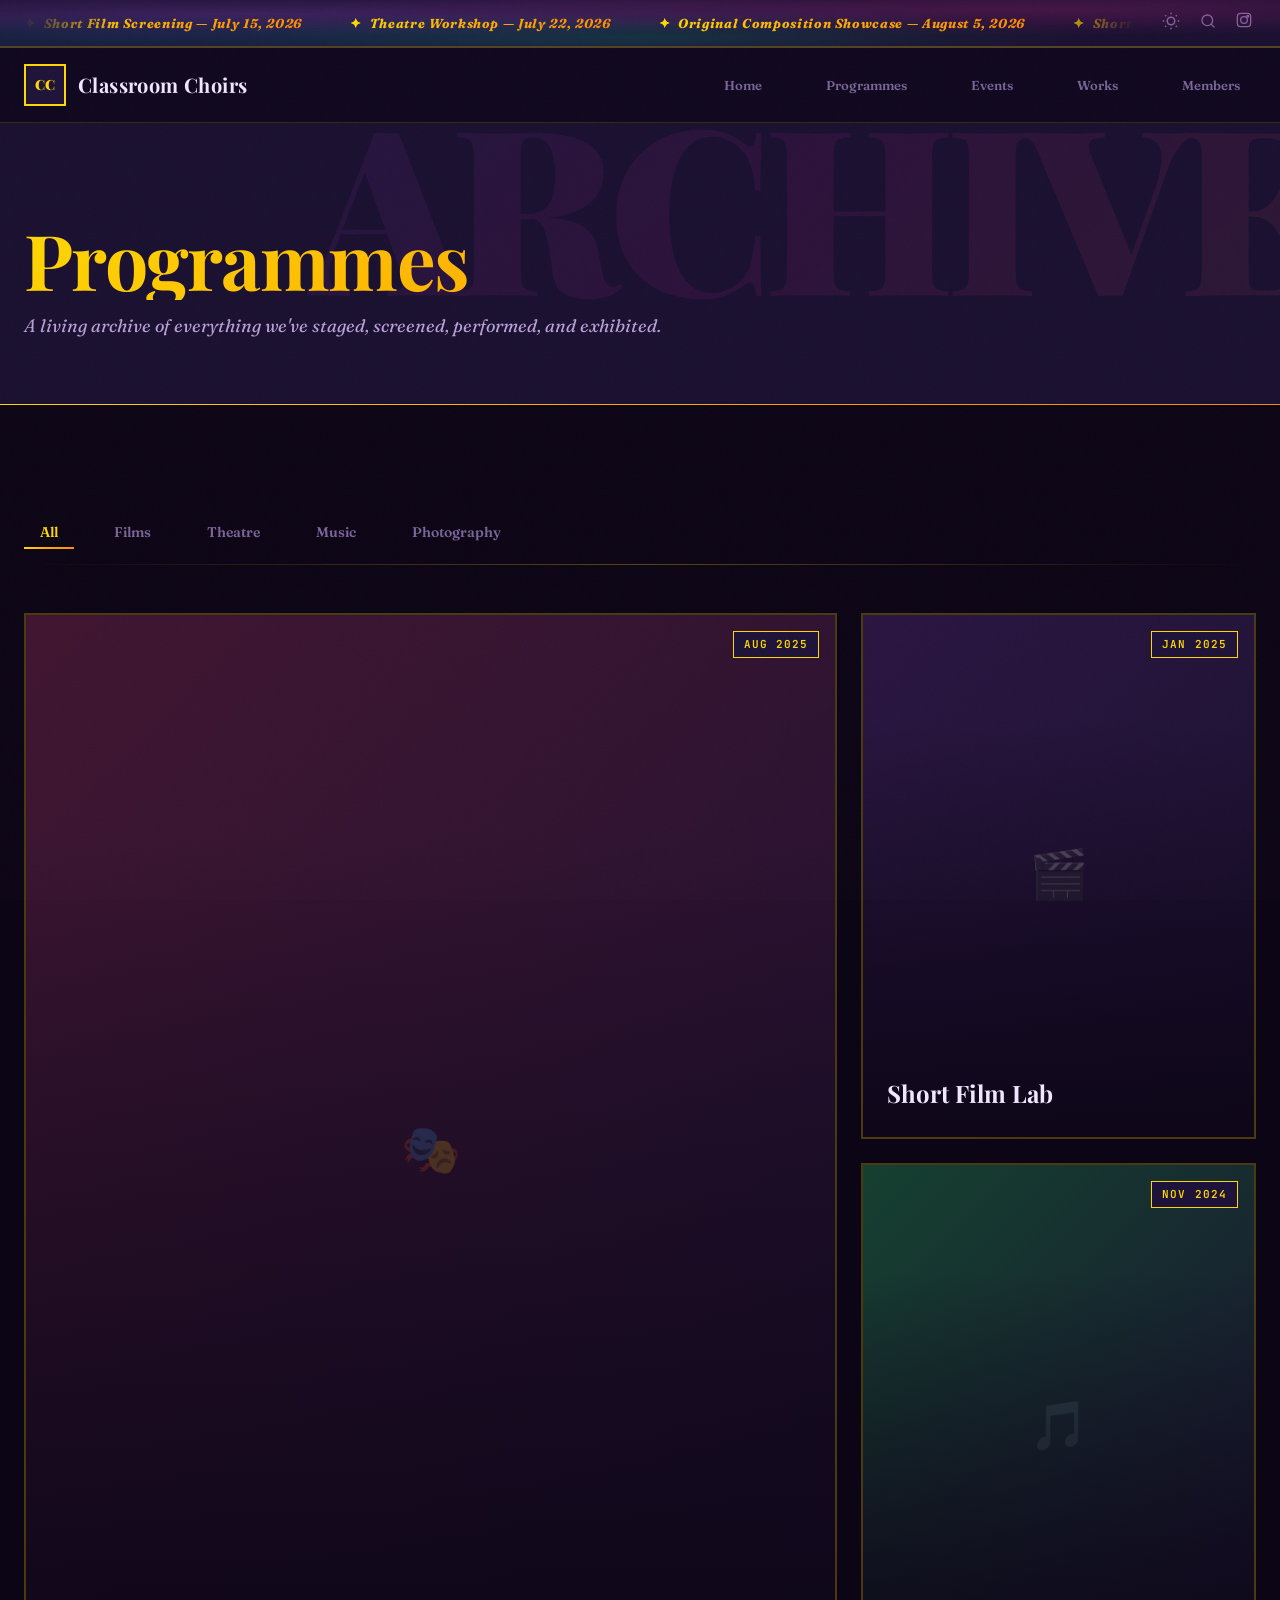
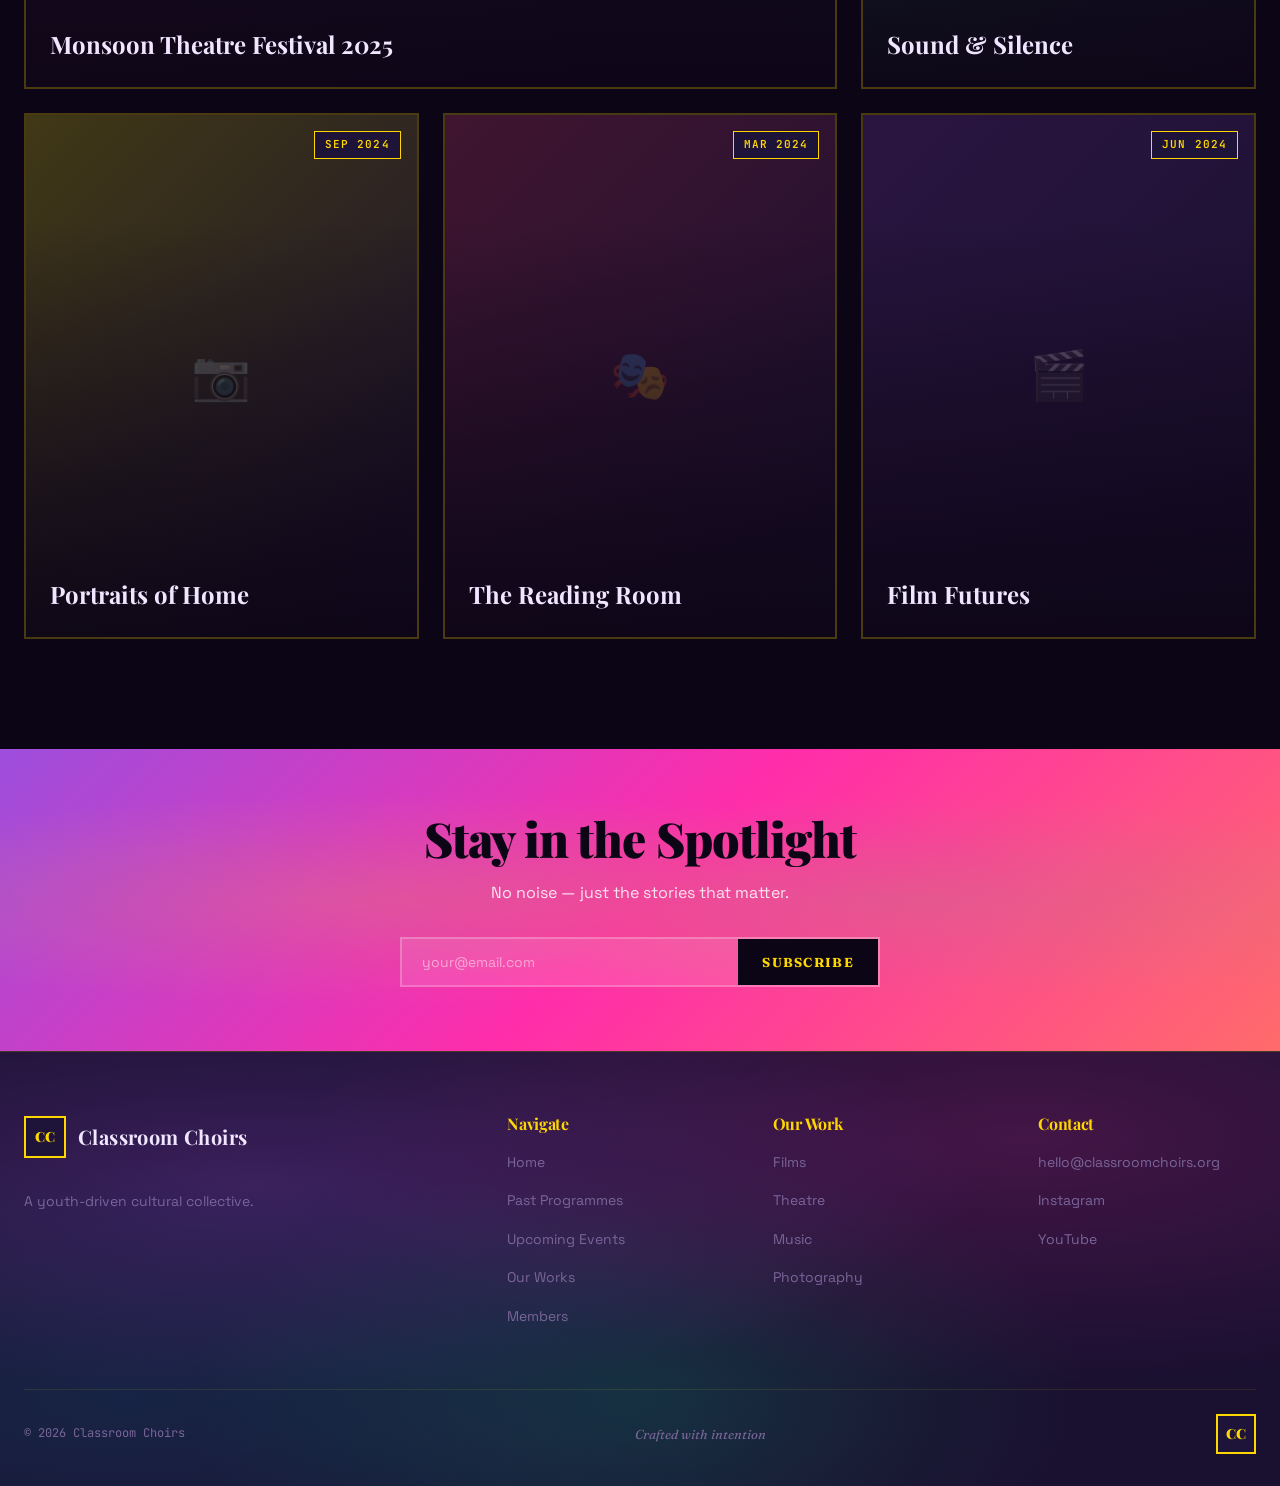
<file: past-programmes.html>
<!DOCTYPE html>
<html lang="en" data-theme="dark">
<head>
  <meta charset="UTF-8">
  <meta name="viewport" content="width=device-width, initial-scale=1.0">
  <title>Programmes &mdash; Classroom Choirs</title>
  <link rel="stylesheet" href="css/style.css">
</head>
<body>
  <div class="curtain" aria-hidden="true"><div class="curtain__panel curtain__panel--left"></div><div class="curtain__panel curtain__panel--right"></div></div>
  <div class="scroll-progress" aria-hidden="true"></div>
  <div class="scroll-progress__label">End of Act</div>
  <div class="page-transition" aria-hidden="true"></div>
  <div class="topbar" role="banner"><div class="container topbar__inner"><div class="topbar__marquee" aria-label="Announcements"><div class="topbar__marquee-track"><span class="topbar__marquee-item">Short Film Screening &mdash; July 15, 2026</span><span class="topbar__marquee-item">Theatre Workshop &mdash; July 22, 2026</span><span class="topbar__marquee-item">Original Composition Showcase &mdash; August 5, 2026</span><span class="topbar__marquee-item">Short Film Screening &mdash; July 15, 2026</span><span class="topbar__marquee-item">Theatre Workshop &mdash; July 22, 2026</span><span class="topbar__marquee-item">Original Composition Showcase &mdash; August 5, 2026</span></div></div><div class="topbar__actions"><button class="topbar__action-btn theme-toggle" aria-label="Toggle theme"></button><button class="topbar__action-btn topbar__action-btn--search" aria-label="Search"><svg width="16" height="16" viewBox="0 0 24 24" fill="none" stroke="currentColor" stroke-width="2" stroke-linecap="round"><circle cx="11" cy="11" r="8"/><line x1="21" y1="21" x2="16.65" y2="16.65"/></svg></button><a href="#" class="topbar__action-btn" aria-label="Instagram"><svg width="16" height="16" viewBox="0 0 24 24" fill="none" stroke="currentColor" stroke-width="2" stroke-linecap="round"><rect x="2" y="2" width="20" height="20" rx="5"/><circle cx="12" cy="12" r="5"/><circle cx="17.5" cy="6.5" r="1.5"/></svg></a></div></div></div>
  <nav class="navbar" role="navigation"><div class="container navbar__inner"><a href="index.html" class="navbar__brand"><div class="navbar__emblem" aria-hidden="true"><span>CC</span></div><span class="navbar__brand-text">Classroom Choirs</span></a><div class="navbar__links"><a href="index.html" class="navbar__link">Home</a><a href="past-programmes.html" class="navbar__link">Programmes</a><a href="upcoming-events.html" class="navbar__link">Events</a><a href="our-works.html" class="navbar__link">Works</a><a href="members.html" class="navbar__link">Members</a></div><div class="navbar__hamburger" aria-label="Toggle menu" role="button" tabindex="0"><span class="navbar__hamburger-line"></span><span class="navbar__hamburger-line"></span><span class="navbar__hamburger-line"></span></div></div></nav>
  <div class="mobile-menu" role="dialog" aria-label="Mobile navigation"><button class="mobile-menu__close" aria-label="Close menu">&times;</button><a href="index.html" class="mobile-menu__link">Home</a><a href="past-programmes.html" class="mobile-menu__link">Programmes</a><a href="upcoming-events.html" class="mobile-menu__link">Events</a><a href="our-works.html" class="mobile-menu__link">Works</a><a href="members.html" class="mobile-menu__link">Members</a></div>
  <div class="search-overlay" role="dialog" aria-label="Search"><button class="search-overlay__close" aria-label="Close search">&times;</button><input type="text" class="search-overlay__input" placeholder="Search..." aria-label="Search"><div class="search-overlay__results"></div></div>
  <div class="lightbox" role="dialog" aria-label="Preview"><button class="lightbox__close" aria-label="Close preview">&times;</button><div class="lightbox__content"></div></div>

  <section class="page-header"><div class="ghost-text" style="top:-20px;right:-40px;">ARCHIVE</div><div class="container" style="position:relative;z-index:1;"><h1 class="page-header__title reveal">Programmes</h1><p class="page-header__subtitle reveal">A living archive of everything we've staged, screened, performed, and exhibited.</p></div></section>
  <section class="section" aria-label="Programme archive"><div class="container">
    <div class="filters reveal" role="tablist" aria-label="Filter by category"><button class="filter-tab is-active" data-filter="all" role="tab" aria-selected="true">All</button><button class="filter-tab" data-filter="film" role="tab">Films</button><button class="filter-tab" data-filter="theatre" role="tab">Theatre</button><button class="filter-tab" data-filter="music" role="tab">Music</button><button class="filter-tab" data-filter="photography" role="tab">Photography</button></div>
    <div class="programme-grid" id="programmeGrid"></div>
  </div></section>
  <section class="newsletter" aria-label="Newsletter"><div class="container"><div class="newsletter__inner reveal"><h2 class="newsletter__title">Stay in the Spotlight</h2><p class="newsletter__text">No noise &mdash; just the stories that matter.</p><form class="newsletter__form" onsubmit="return false;"><input type="email" class="newsletter__input" placeholder="your@email.com" aria-label="Email" required><button type="submit" class="newsletter__submit">Subscribe</button></form></div></div></section>
  <footer class="footer" role="contentinfo"><div class="container"><div class="footer__grid"><div><a href="index.html" class="navbar__brand" style="margin-bottom:var(--space-md);display:inline-flex;"><div class="navbar__emblem" aria-hidden="true"><span>CC</span></div><span class="navbar__brand-text">Classroom Choirs</span></a><p class="footer__brand-desc">A youth-driven cultural collective.</p></div><div><h4 class="footer__heading">Navigate</h4><a href="index.html" class="footer__link">Home</a><a href="past-programmes.html" class="footer__link">Past Programmes</a><a href="upcoming-events.html" class="footer__link">Upcoming Events</a><a href="our-works.html" class="footer__link">Our Works</a><a href="members.html" class="footer__link">Members</a></div><div><h4 class="footer__heading">Our Work</h4><a href="our-works.html" class="footer__link">Films</a><a href="our-works.html" class="footer__link">Theatre</a><a href="our-works.html" class="footer__link">Music</a><a href="our-works.html" class="footer__link">Photography</a></div><div><h4 class="footer__heading">Contact</h4><a href="mailto:hello@classroomchoirs.org" class="footer__link">hello@classroomchoirs.org</a><a href="#" class="footer__link">Instagram</a><a href="#" class="footer__link">YouTube</a></div></div><div class="footer__bottom"><span class="footer__copy">&copy; 2026 Classroom Choirs</span><span class="footer__tagline">Crafted with intention</span><div class="footer__emblem" aria-hidden="true">CC</div></div></div></footer>
  <button class="back-to-top" aria-label="Back to top">&uarr;</button>
  <script src="js/app.js"></script>
  <script>
    (function(){var g=document.getElementById('programmeGrid');if(!g)return;var db=JSON.parse(localStorage.getItem('cc-db')||'{}');var p=db.programmes||[];var fg={theatre:'linear-gradient(135deg,#401530,#1a1030)',film:'linear-gradient(135deg,#2a1540,#1a1030)',music:'linear-gradient(135deg,#154030,#1a1030)',photography:'linear-gradient(135deg,#403815,#1a1030)'};var ic={theatre:'&#127917;',film:'&#127916;',music:'&#127925;',photography:'&#128247;'};function render(f){var items=f==='all'?p:p.filter(function(x){return x.category===f});g.innerHTML=items.map(function(x,i){var bg=x.image?'background-image:url('+x.image+')':'background:'+(fg[x.category]||fg.film);var icon=x.image?'':'<div style="position:absolute;inset:0;display:flex;align-items:center;justify-content:center;font-size:3rem;opacity:.3;">'+(ic[x.category]||'&#127917;')+'</div>';return '<div class="programme-card'+(i===0?' programme-card--featured':'')+'" data-category="'+x.category+'" style="opacity:0;transform:translateY(20px);transition:opacity .5s ease,transform .5s ease;"><div class="programme-card__image" style="'+bg+';background-size:cover;background-position:center;">'+icon+'</div><div class="programme-card__overlay"></div><div class="programme-card__date">'+x.date+'</div><div class="programme-card__title">'+x.title+'</div><div class="programme-card__desc">'+(x.description||'')+'</div></div>'}).join('');setTimeout(function(){g.querySelectorAll('.programme-card').forEach(function(c,i){setTimeout(function(){c.style.opacity='1';c.style.transform='translateY(0)'},i*80)})},50)}render('all');document.querySelectorAll('.filter-tab').forEach(function(t){t.addEventListener('click',function(){document.querySelectorAll('.filter-tab').forEach(function(x){x.classList.remove('is-active')});t.classList.add('is-active');render(t.getAttribute('data-filter'))})})})();
  </script>
</body></html>
</file>
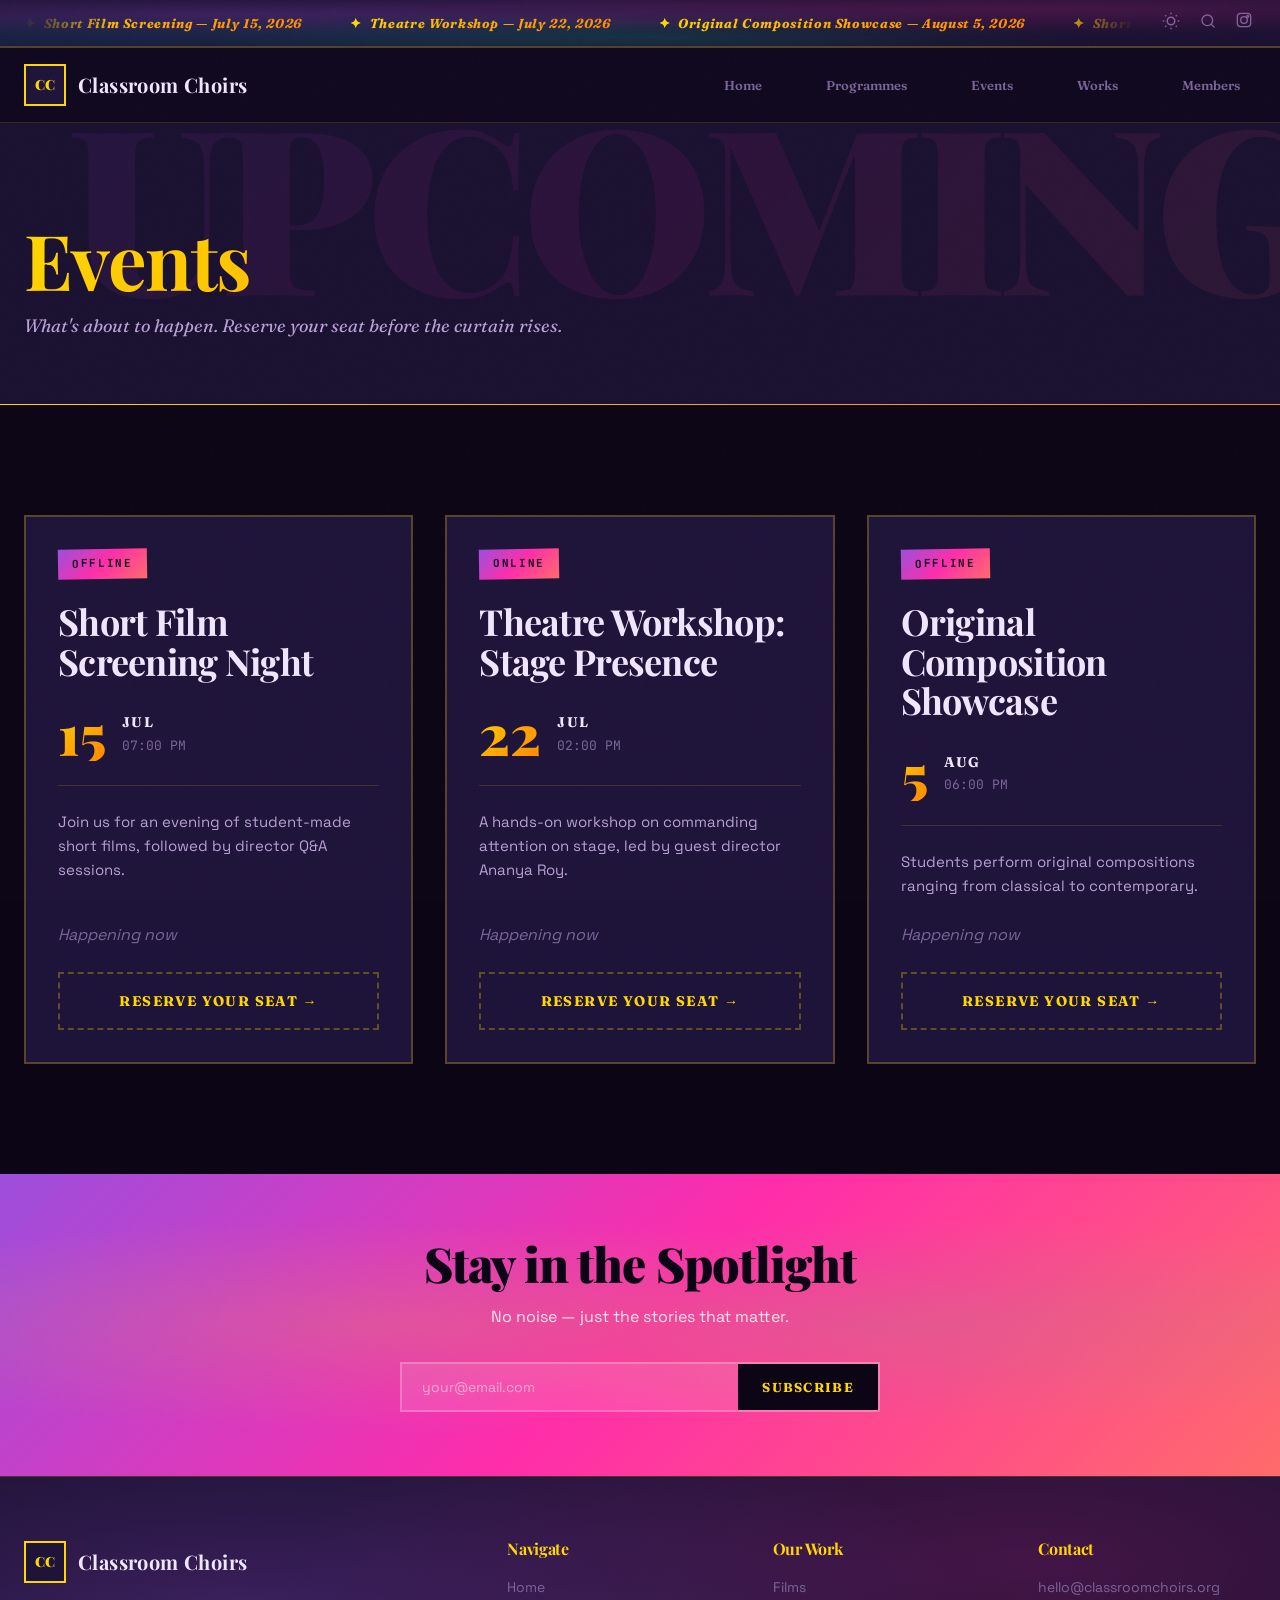
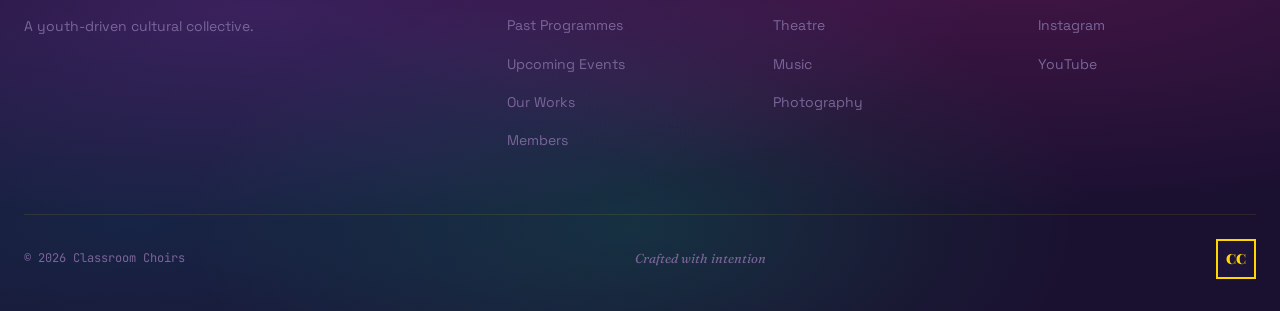
<file: upcoming-events.html>
<!DOCTYPE html>
<html lang="en" data-theme="dark">
<head>
  <meta charset="UTF-8">
  <meta name="viewport" content="width=device-width, initial-scale=1.0">
  <title>Events &mdash; Classroom Choirs</title>
  <link rel="stylesheet" href="css/style.css">
</head>
<body>
  <div class="curtain" aria-hidden="true"><div class="curtain__panel curtain__panel--left"></div><div class="curtain__panel curtain__panel--right"></div></div>
  <div class="scroll-progress" aria-hidden="true"></div>
  <div class="scroll-progress__label">End of Act</div>
  <div class="page-transition" aria-hidden="true"></div>
  <div class="topbar" role="banner"><div class="container topbar__inner"><div class="topbar__marquee" aria-label="Announcements"><div class="topbar__marquee-track"><span class="topbar__marquee-item">Short Film Screening &mdash; July 15, 2026</span><span class="topbar__marquee-item">Theatre Workshop &mdash; July 22, 2026</span><span class="topbar__marquee-item">Original Composition Showcase &mdash; August 5, 2026</span><span class="topbar__marquee-item">Short Film Screening &mdash; July 15, 2026</span><span class="topbar__marquee-item">Theatre Workshop &mdash; July 22, 2026</span><span class="topbar__marquee-item">Original Composition Showcase &mdash; August 5, 2026</span></div></div><div class="topbar__actions"><button class="topbar__action-btn theme-toggle" aria-label="Toggle theme"></button><button class="topbar__action-btn topbar__action-btn--search" aria-label="Search"><svg width="16" height="16" viewBox="0 0 24 24" fill="none" stroke="currentColor" stroke-width="2" stroke-linecap="round"><circle cx="11" cy="11" r="8"/><line x1="21" y1="21" x2="16.65" y2="16.65"/></svg></button><a href="#" class="topbar__action-btn" aria-label="Instagram"><svg width="16" height="16" viewBox="0 0 24 24" fill="none" stroke="currentColor" stroke-width="2" stroke-linecap="round"><rect x="2" y="2" width="20" height="20" rx="5"/><circle cx="12" cy="12" r="5"/><circle cx="17.5" cy="6.5" r="1.5"/></svg></a></div></div></div>
  <nav class="navbar" role="navigation"><div class="container navbar__inner"><a href="index.html" class="navbar__brand"><div class="navbar__emblem" aria-hidden="true"><span>CC</span></div><span class="navbar__brand-text">Classroom Choirs</span></a><div class="navbar__links"><a href="index.html" class="navbar__link">Home</a><a href="past-programmes.html" class="navbar__link">Programmes</a><a href="upcoming-events.html" class="navbar__link">Events</a><a href="our-works.html" class="navbar__link">Works</a><a href="members.html" class="navbar__link">Members</a></div><div class="navbar__hamburger" aria-label="Toggle menu" role="button" tabindex="0"><span class="navbar__hamburger-line"></span><span class="navbar__hamburger-line"></span><span class="navbar__hamburger-line"></span></div></div></nav>
  <div class="mobile-menu" role="dialog" aria-label="Mobile navigation"><button class="mobile-menu__close" aria-label="Close menu">&times;</button><a href="index.html" class="mobile-menu__link">Home</a><a href="past-programmes.html" class="mobile-menu__link">Programmes</a><a href="upcoming-events.html" class="mobile-menu__link">Events</a><a href="our-works.html" class="mobile-menu__link">Works</a><a href="members.html" class="mobile-menu__link">Members</a></div>
  <div class="search-overlay" role="dialog" aria-label="Search"><button class="search-overlay__close" aria-label="Close search">&times;</button><input type="text" class="search-overlay__input" placeholder="Search..." aria-label="Search"><div class="search-overlay__results"></div></div>
  <div class="lightbox" role="dialog" aria-label="Preview"><button class="lightbox__close" aria-label="Close preview">&times;</button><div class="lightbox__content"></div></div>

  <section class="page-header"><div class="ghost-text" style="top:-20px;right:-40px;">UPCOMING</div><div class="container" style="position:relative;z-index:1;"><h1 class="page-header__title reveal">Events</h1><p class="page-header__subtitle reveal">What's about to happen. Reserve your seat before the curtain rises.</p></div></section>
  <section class="section" aria-label="Upcoming events"><div class="container"><div class="events-grid" id="eventsGrid"></div></div></section>
  <section class="newsletter" aria-label="Newsletter"><div class="container"><div class="newsletter__inner reveal"><h2 class="newsletter__title">Stay in the Spotlight</h2><p class="newsletter__text">No noise &mdash; just the stories that matter.</p><form class="newsletter__form" onsubmit="return false;"><input type="email" class="newsletter__input" placeholder="your@email.com" aria-label="Email" required><button type="submit" class="newsletter__submit">Subscribe</button></form></div></div></section>
  <footer class="footer" role="contentinfo"><div class="container"><div class="footer__grid"><div><a href="index.html" class="navbar__brand" style="margin-bottom:var(--space-md);display:inline-flex;"><div class="navbar__emblem" aria-hidden="true"><span>CC</span></div><span class="navbar__brand-text">Classroom Choirs</span></a><p class="footer__brand-desc">A youth-driven cultural collective.</p></div><div><h4 class="footer__heading">Navigate</h4><a href="index.html" class="footer__link">Home</a><a href="past-programmes.html" class="footer__link">Past Programmes</a><a href="upcoming-events.html" class="footer__link">Upcoming Events</a><a href="our-works.html" class="footer__link">Our Works</a><a href="members.html" class="footer__link">Members</a></div><div><h4 class="footer__heading">Our Work</h4><a href="our-works.html" class="footer__link">Films</a><a href="our-works.html" class="footer__link">Theatre</a><a href="our-works.html" class="footer__link">Music</a><a href="our-works.html" class="footer__link">Photography</a></div><div><h4 class="footer__heading">Contact</h4><a href="mailto:hello@classroomchoirs.org" class="footer__link">hello@classroomchoirs.org</a><a href="#" class="footer__link">Instagram</a><a href="#" class="footer__link">YouTube</a></div></div><div class="footer__bottom"><span class="footer__copy">&copy; 2026 Classroom Choirs</span><span class="footer__tagline">Crafted with intention</span><div class="footer__emblem" aria-hidden="true">CC</div></div></div></footer>
  <button class="back-to-top" aria-label="Back to top">&uarr;</button>
  <script src="js/app.js"></script>
  <script>
    (function(){var g=document.getElementById('eventsGrid');if(!g)return;var db=JSON.parse(localStorage.getItem('cc-db')||'{}');var e=db.events||[];if(!e.length){g.innerHTML='<p style="text-align:center;color:var(--text-muted);font-style:italic;grid-column:1/-1;padding:48px 0;">No upcoming events.</p>';return}g.innerHTML=e.map(function(ev){var d=new Date(ev.date);var dy=d.getDate();var mn=['Jan','Feb','Mar','Apr','May','Jun','Jul','Aug','Sep','Oct','Nov','Dec'];var m=mn[d.getMonth()];var t=d.toLocaleTimeString([],{hour:'2-digit',minute:'2-digit'});return '<div class="playbill reveal"><div class="playbill__mode">'+ev.mode+'</div><h3 class="playbill__name">'+ev.name+'</h3><div class="playbill__date-block"><div class="playbill__date-num">'+dy+'</div><div class="playbill__date-info"><div class="playbill__date-month">'+m+'</div><div class="playbill__date-time">'+t+'</div></div></div><p class="playbill__description">'+ev.description+'</p><div class="playbill__countdown" data-countdown="'+ev.date+'"></div><a href="#" class="playbill__register" onclick="return false;">Reserve Your Seat &rarr;</a></div>'}).join('')})();
  </script>
</body></html>
</file>
<file: css/style.css>
/* ═══════════════════════════════════════════════════════════════
   CLASSROOM CHOIRS — MAXIMALIST REDESIGN
   "More is more. Less is a bore."
   ═══════════════════════════════════════════════════════════════ */
@import url('https://fonts.googleapis.com/css2?family=Playfair+Display:ital,wght@0,400;0,500;0,600;0,700;0,800;0,900;1,400;1,700&family=Fraunces:ital,opsz,wght@0,9..144,100..900;1,9..144,100..900&family=Space+Grotesk:wght@300;400;500;600;700&family=JetBrains+Mono:wght@400;500;600;700&display=swap');

/* ── DARK THEME (default) ── */
:root {
  --bg-deep:      #0c0515;
  --bg-primary:   #120a20;
  --bg-secondary: #1a1030;
  --bg-card:      #1e1338;
  --bg-card-hover:#261845;
  --bg-surface:   #160d2a;

  --text-primary:   #f0e6ff;
  --text-secondary: #b8a0d6;
  --text-muted:     #7a6599;
  --text-inverse:   #0c0515;

  --accent-gold:    #ffd700;
  --accent-emerald: #00e68a;
  --accent-magenta: #ff2daa;
  --accent-cyan:    #00d4ff;
  --accent-violet:  #9d4edd;
  --accent-coral:   #ff6b6b;
  --accent-amber:   #ffaa00;

  --gradient-royal:   linear-gradient(135deg, #9d4edd 0%, #ff2daa 50%, #ff6b6b 100%);
  --gradient-jewel:   linear-gradient(135deg, #00e68a 0%, #00d4ff 50%, #9d4edd 100%);
  --gradient-sunset:  linear-gradient(135deg, #ff2daa 0%, #ff6b6b 30%, #ffaa00 70%, #ffd700 100%);
  --gradient-aurora:  linear-gradient(135deg, #00e68a 0%, #00d4ff 25%, #9d4edd 50%, #ff2daa 75%, #ff6b6b 100%);
  --gradient-gold:    linear-gradient(135deg, #ffd700 0%, #ffaa00 50%, #ff8800 100%);
  --gradient-deep:    linear-gradient(135deg, #0c0515 0%, #1a1030 40%, #261845 100%);
  --gradient-mesh:    radial-gradient(at 20% 30%, rgba(157,78,221,.25) 0,transparent 50%),
                      radial-gradient(at 80% 20%, rgba(255,45,170,.18) 0,transparent 50%),
                      radial-gradient(at 50% 80%, rgba(0,230,138,.12) 0,transparent 50%),
                      radial-gradient(at 10% 80%, rgba(0,212,255,.1) 0,transparent 50%);

  --font-display: 'Playfair Display', Georgia, serif;
  --font-accent:  'Fraunces', serif;
  --font-body:    'Space Grotesk', sans-serif;
  --font-mono:    'JetBrains Mono', monospace;

  --space-3xs:2px;--space-2xs:4px;--space-xs:8px;--space-sm:12px;--space-md:16px;
  --space-lg:24px;--space-xl:32px;--space-2xl:48px;--space-3xl:64px;--space-4xl:96px;
  --space-section:110px;

  --border-ornate:2px solid rgba(255,215,0,.25);
  --border-glow:  2px solid rgba(157,78,221,.4);

  --ease-out: cubic-bezier(.16,1,.3,1);
  --ease-expo: cubic-bezier(.87,0,.13,1);

  --z-nav:100;--z-overlay:200;--z-curtain:300;--z-progress:400;

  --shadow-glow-gold:0 0 30px rgba(255,215,0,.2),0 0 60px rgba(255,215,0,.08);
  --shadow-glow-violet:0 0 30px rgba(157,78,221,.25),0 0 60px rgba(157,78,221,.1);
  --shadow-glow-magenta:0 0 30px rgba(255,45,170,.2),0 0 60px rgba(255,45,170,.08);
  --shadow-card:0 8px 32px rgba(0,0,0,.4);
}

/* ── LIGHT THEME ── */
[data-theme="light"] {
  --bg-deep:      #f8f4ff;
  --bg-primary:   #faf7ff;
  --bg-secondary: #f0eaf8;
  --bg-card:      #ffffff;
  --bg-card-hover:#f5f0ff;
  --bg-surface:   #ede5f8;

  --text-primary:   #1a0a30;
  --text-secondary: #4a3566;
  --text-muted:     #8a7599;
  --text-inverse:   #f8f4ff;

  --accent-gold:    #cc9900;
  --accent-emerald: #009955;
  --accent-magenta: #cc0088;
  --accent-cyan:    #0088aa;
  --accent-violet:  #7722cc;
  --accent-coral:   #cc4444;
  --accent-amber:   #cc7700;

  --gradient-royal:   linear-gradient(135deg, #7722cc 0%, #cc0088 50%, #cc4444 100%);
  --gradient-jewel:   linear-gradient(135deg, #009955 0%, #0088aa 50%, #7722cc 100%);
  --gradient-sunset:  linear-gradient(135deg, #cc0088 0%, #cc4444 30%, #cc7700 70%, #cc9900 100%);
  --gradient-aurora:  linear-gradient(135deg, #009955 0%, #0088aa 25%, #7722cc 50%, #cc0088 75%, #cc4444 100%);
  --gradient-gold:    linear-gradient(135deg, #cc9900 0%, #cc7700 50%, #cc5500 100%);
  --gradient-deep:    linear-gradient(135deg, #f8f4ff 0%, #f0eaf8 40%, #e8dff2 100%);
  --gradient-mesh:    radial-gradient(at 20% 30%, rgba(119,34,204,.08) 0,transparent 50%),
                      radial-gradient(at 80% 20%, rgba(204,0,136,.06) 0,transparent 50%),
                      radial-gradient(at 50% 80%, rgba(0,153,85,.05) 0,transparent 50%);

  --border-ornate:2px solid rgba(204,153,0,.3);
  --border-glow:  2px solid rgba(119,34,204,.3);

  --shadow-glow-gold:0 0 20px rgba(204,153,0,.12),0 0 40px rgba(204,153,0,.05);
  --shadow-glow-violet:0 0 20px rgba(119,34,204,.12),0 0 40px rgba(119,34,204,.05);
  --shadow-glow-magenta:0 0 20px rgba(204,0,136,.1),0 0 40px rgba(204,0,136,.04);
  --shadow-card:0 8px 32px rgba(0,0,0,.1);
}

/* ── RESET ── */
*,*::before,*::after{margin:0;padding:0;box-sizing:border-box}
html{scroll-behavior:smooth}
body{font-family:var(--font-body);font-size:16px;line-height:1.6;color:var(--text-primary);background:var(--bg-deep);-webkit-font-smoothing:antialiased;overflow-x:hidden;transition:background .6s var(--ease-out),color .6s var(--ease-out)}
body.no-scroll{overflow:hidden}
img{max-width:100%;height:auto;display:block}
a{color:var(--accent-gold);text-decoration:none;transition:color .2s var(--ease-out)}
a:hover{color:var(--accent-magenta)}
ul,ol{list-style:none}
button{font-family:var(--font-body);cursor:pointer;border:none;background:none;color:inherit}
input{font-family:var(--font-body);color:var(--text-primary)}
::selection{background:var(--accent-gold);color:var(--text-inverse)}

/* ── DECORATIVE NOISE ── */
body::after{content:'';position:fixed;inset:0;opacity:.025;pointer-events:none;z-index:9998;background-image:url("data:image/svg+xml,%3Csvg viewBox='0 0 512 512' xmlns='http://www.w3.org/2000/svg'%3E%3Cfilter id='n'%3E%3CfeTurbulence type='fractalNoise' baseFrequency='.65' numOctaves='4' stitchTiles='stitch'/%3E%3C/filter%3E%3Crect width='100%25' height='100%25' filter='url(%23n)' opacity='1'/%3E%3C/svg%3E");background-size:256px}

/* ── TYPOGRAPHY ── */
h1,h2,h3,h4{font-family:var(--font-display);font-weight:700;line-height:1.05;letter-spacing:-.02em}
h1{font-size:clamp(2.5rem,8vw,7rem)}
h2{font-size:clamp(2rem,5vw,4rem)}
h3{font-size:clamp(1.5rem,3vw,2.5rem)}
h4{font-size:clamp(1.125rem,2vw,1.75rem)}
p{color:var(--text-secondary);max-width:62ch}
.font-accent{font-family:var(--font-accent)}
.font-display{font-family:var(--font-display)}
.font-mono{font-family:var(--font-mono)}

.ornament{font-family:var(--font-accent);font-style:italic;color:var(--accent-gold);letter-spacing:.05em}

/* Ghost text */
.ghost-text{position:absolute;font-family:var(--font-display);font-weight:900;font-size:clamp(5rem,18vw,16rem);text-transform:uppercase;line-height:.85;letter-spacing:-.04em;pointer-events:none;user-select:none;white-space:nowrap;z-index:0;background:var(--gradient-royal);-webkit-background-clip:text;-webkit-text-fill-color:transparent;background-clip:text;opacity:.08}

/* ── LAYOUT ── */
.container{width:100%;max-width:1400px;margin:0 auto;padding:0 var(--space-lg)}
.section{padding:var(--space-section) 0;position:relative}
.section--tight{padding:var(--space-4xl) 0}

/* ═══════════════════════════════════════════════════════════════
   CURTAIN
   ═══════════════════════════════════════════════════════════════ */
.curtain{position:fixed;inset:0;z-index:var(--z-curtain);pointer-events:none}
.curtain__panel{position:absolute;top:0;width:50%;height:100%;transition:transform .9s var(--ease-expo)}
.curtain__panel--left{left:0;background:var(--gradient-royal)}
.curtain__panel--right{right:0;background:var(--gradient-jewel)}
.curtain.is-open .curtain__panel--left{transform:translateX(-100%)}
.curtain.is-open .curtain__panel--right{transform:translateX(100%)}
.curtain.is-hidden{display:none}

/* ═══════════════════════════════════════════════════════════════
   SCROLL PROGRESS
   ═══════════════════════════════════════════════════════════════ */
.scroll-progress{position:fixed;top:0;left:0;height:4px;background:var(--gradient-aurora);z-index:var(--z-progress);transition:width .1s linear;width:0;background-size:200% 100%;animation:shimmer 3s linear infinite}
@keyframes shimmer{0%{background-position:200% 0}100%{background-position:-200% 0}}
.scroll-progress__label{position:fixed;top:12px;right:20px;font-family:var(--font-accent);font-style:italic;font-size:.8125rem;font-weight:600;color:var(--accent-gold);opacity:0;transition:opacity .4s var(--ease-out);z-index:var(--z-progress)}
.scroll-progress.is-complete .scroll-progress__label{opacity:1}

/* ═══════════════════════════════════════════════════════════════
   TOPBAR
   ═══════════════════════════════════════════════════════════════ */
.topbar{background:var(--bg-secondary);border-bottom:var(--border-ornate);padding:8px 0;font-size:.75rem;overflow:hidden;position:relative;z-index:var(--z-nav)}
.topbar::before{content:'';position:absolute;inset:0;background:var(--gradient-mesh);pointer-events:none}
.topbar__inner{display:flex;align-items:center;justify-content:space-between}
.topbar__marquee{flex:1;overflow:hidden;mask-image:linear-gradient(to right,transparent,black 8%,black 92%,transparent);-webkit-mask-image:linear-gradient(to right,transparent,black 8%,black 92%,transparent)}
.topbar__marquee-track{display:flex;gap:var(--space-2xl);animation:marquee 28s linear infinite;white-space:nowrap;width:max-content}
@keyframes marquee{0%{transform:translateX(0)}100%{transform:translateX(-50%)}}
.topbar__marquee-item{display:inline-flex;align-items:center;gap:var(--space-xs);background:var(--gradient-gold);-webkit-background-clip:text;-webkit-text-fill-color:transparent;background-clip:text;font-family:var(--font-accent);font-weight:700;font-style:italic;letter-spacing:.05em;font-size:.8125rem}
.topbar__marquee-item::before{content:'\2726';-webkit-text-fill-color:var(--accent-gold);font-style:normal}
.topbar__actions{display:flex;align-items:center;gap:var(--space-sm);padding-left:var(--space-lg);flex-shrink:0}
.topbar__action-btn{color:var(--text-muted);transition:all .2s var(--ease-out);padding:4px}
.topbar__action-btn:hover{color:var(--accent-gold);filter:drop-shadow(0 0 8px rgba(255,215,0,.4))}

/* ═══════════════════════════════════════════════════════════════
   NAVBAR — ORNATE
   ═══════════════════════════════════════════════════════════════ */
.navbar{position:sticky;top:0;z-index:var(--z-nav);padding:var(--space-md) 0;background:rgba(18,10,32,.85);backdrop-filter:blur(16px);-webkit-backdrop-filter:blur(16px);border-bottom:1px solid rgba(255,215,0,.15);transition:all .4s var(--ease-out)}
.navbar.is-scrolled{background:rgba(18,10,32,.96);border-bottom-color:var(--accent-gold);box-shadow:0 4px 30px rgba(255,215,0,.1)}
.navbar__inner{display:flex;align-items:center;justify-content:space-between}
.navbar__brand{display:flex;align-items:center;gap:var(--space-sm);text-decoration:none}
.navbar__emblem{width:42px;height:42px;border:2px solid var(--accent-gold);background:var(--bg-card);display:flex;align-items:center;justify-content:center;font-family:var(--font-display);font-size:.875rem;font-weight:900;color:var(--accent-gold);transition:all .3s var(--ease-out);position:relative;overflow:hidden}
.navbar__emblem::before{content:'';position:absolute;inset:0;background:var(--gradient-gold);opacity:0;transition:opacity .3s var(--ease-out)}
.navbar__brand:hover .navbar__emblem{box-shadow:var(--shadow-glow-gold)}
.navbar__brand:hover .navbar__emblem::before{opacity:1}
.navbar__emblem span{position:relative;z-index:1}
.navbar__brand-text{font-family:var(--font-display);font-size:1.25rem;font-weight:700;color:var(--text-primary);letter-spacing:.02em}
.navbar__links{display:flex;align-items:center;gap:var(--space-xl)}
.navbar__link{font-family:var(--font-accent);font-size:.8125rem;font-weight:600;color:var(--text-muted);text-decoration:none;padding:var(--space-xs) var(--space-md);position:relative;transition:all .3s var(--ease-out)}
.navbar__link::after{content:'';position:absolute;bottom:0;left:50%;width:0;height:2px;background:var(--gradient-gold);transition:all .3s var(--ease-out);transform:translateX(-50%)}
.navbar__link:hover,.navbar__link.is-active{color:var(--accent-gold)}
.navbar__link:hover::after,.navbar__link.is-active::after{width:80%}
.navbar__link.is-active{color:var(--accent-gold)}

/* Hamburger */
.navbar__hamburger{display:none;flex-direction:column;gap:5px;padding:8px;cursor:pointer}
.navbar__hamburger-line{width:26px;height:2px;background:var(--accent-gold);transition:all .3s var(--ease-out);border-radius:2px}
.navbar__hamburger.is-active .navbar__hamburger-line:nth-child(1){transform:translateY(7px) rotate(45deg)}
.navbar__hamburger.is-active .navbar__hamburger-line:nth-child(2){opacity:0}
.navbar__hamburger.is-active .navbar__hamburger-line:nth-child(3){transform:translateY(-7px) rotate(-45deg)}

/* Mobile Menu */
.mobile-menu{position:fixed;top:0;right:0;width:100%;height:100vh;background:var(--bg-primary);z-index:var(--z-overlay);display:flex;flex-direction:column;justify-content:center;align-items:center;gap:var(--space-xl);transform:translateX(100%);transition:transform .6s var(--ease-expo);overflow:hidden}
.mobile-menu::before{content:'';position:absolute;inset:0;background:var(--gradient-mesh);pointer-events:none}
.mobile-menu.is-open{transform:translateX(0)}
.mobile-menu__link{font-family:var(--font-display);font-size:clamp(2rem,8vw,3.5rem);font-weight:700;color:var(--text-primary);text-decoration:none;position:relative;z-index:1;transition:all .3s var(--ease-out)}
.mobile-menu__link:hover{background:var(--gradient-gold);-webkit-background-clip:text;-webkit-text-fill-color:transparent;background-clip:text}
.mobile-menu__close{position:absolute;top:var(--space-lg);right:var(--space-lg);color:var(--text-muted);font-size:1.5rem;cursor:pointer;padding:8px;border:1px solid var(--border-color);border-radius:50%;width:40px;height:40px;display:flex;align-items:center;justify-content:center;z-index:2;transition:all .3s var(--ease-out)}
.mobile-menu__close:hover{color:var(--accent-gold);border-color:var(--accent-gold)}

/* ═══════════════════════════════════════════════════════════════
   BUTTONS — ORNATE
   ═══════════════════════════════════════════════════════════════ */
.btn{display:inline-flex;align-items:center;gap:var(--space-sm);font-family:var(--font-accent);font-size:.875rem;font-weight:600;letter-spacing:.05em;padding:16px 32px;border:2px solid transparent;cursor:pointer;transition:all .4s var(--ease-out);text-decoration:none;position:relative;overflow:hidden}
.btn::before{content:'';position:absolute;inset:0;background:var(--gradient-aurora);background-size:200% 100%;opacity:0;transition:opacity .4s var(--ease-out);z-index:0}
.btn span,.btn{position:relative;z-index:1}
.btn--primary{background:var(--gradient-gold);color:var(--text-inverse);border-color:var(--accent-gold);box-shadow:var(--shadow-glow-gold)}
.btn--primary:hover{transform:translateY(-3px);box-shadow:0 0 40px rgba(255,215,0,.35),0 12px 40px rgba(0,0,0,.3)}
.btn--outline{background:transparent;color:var(--accent-gold);border:2px solid var(--accent-gold)}
.btn--outline:hover{background:var(--accent-gold);color:var(--text-inverse);box-shadow:var(--shadow-glow-gold);transform:translateY(-3px)}
.btn--ghost{background:transparent;color:var(--accent-gold);border:none;padding:8px 0;font-family:var(--font-accent)}
.btn--ghost:hover{color:var(--accent-magenta)}
.btn--ghost::after{content:' \2192';transition:transform .3s var(--ease-out);display:inline-block}
.btn--ghost:hover::after{transform:translateX(6px)}

/* ═══════════════════════════════════════════════════════════════
   HERO — LAYERED & DRAMATIC
   ═══════════════════════════════════════════════════════════════ */
.hero{position:relative;min-height:100vh;display:flex;align-items:center;overflow:hidden}
.hero__bg{position:absolute;inset:0;background:var(--gradient-deep);z-index:0}
.hero__bg::before{content:'';position:absolute;inset:0;background:var(--gradient-mesh);animation:meshFloat 15s ease-in-out infinite alternate}
@keyframes meshFloat{0%{transform:scale(1) rotate(0deg)}100%{transform:scale(1.1) rotate(2deg)}}
.hero__bg::after{content:'';position:absolute;inset:0;background:radial-gradient(ellipse at 70% 50%,rgba(255,215,0,.08) 0%,transparent 60%)}
.hero__content{position:relative;z-index:2;width:100%;padding:var(--space-4xl) 0}
.hero__eyebrow{font-family:var(--font-mono);font-size:.75rem;font-weight:600;letter-spacing:.4em;text-transform:uppercase;background:var(--gradient-gold);-webkit-background-clip:text;-webkit-text-fill-color:transparent;background-clip:text;margin-bottom:var(--space-lg);display:flex;align-items:center;gap:var(--space-md);opacity:0;transform:translateY(20px);animation:heroReveal .8s var(--ease-out) .6s forwards}
.hero__eyebrow::before{content:'';width:60px;height:2px;background:var(--gradient-gold)}
.hero__title{font-family:var(--font-display);font-size:clamp(3rem,9vw,8rem);font-weight:900;line-height:.95;margin-bottom:var(--space-lg);opacity:0;transform:translateY(30px);animation:heroReveal 1s var(--ease-out) .8s forwards}
.hero__title .line-1{display:block;background:var(--gradient-gold);-webkit-background-clip:text;-webkit-text-fill-color:transparent;background-clip:text}
.hero__title .line-2{display:block;font-style:italic;font-family:var(--font-accent);background:var(--gradient-royal);-webkit-background-clip:text;-webkit-text-fill-color:transparent;background-clip:text}
.hero__subtitle{font-family:var(--font-body);font-size:clamp(1rem,2vw,1.25rem);color:var(--text-secondary);margin-bottom:var(--space-xl);max-width:48ch;opacity:0;transform:translateY(20px);animation:heroReveal .8s var(--ease-out) 1.1s forwards}
.hero__tagline{font-family:var(--font-accent);font-size:clamp(1.125rem,2.5vw,1.5rem);font-style:italic;color:var(--accent-gold);margin-bottom:var(--space-2xl);min-height:2em;opacity:0;transform:translateY(20px);animation:heroReveal .8s var(--ease-out) 1.3s forwards}
.hero__tagline .cursor{display:inline-block;width:2px;height:1em;background:var(--accent-magenta);margin-left:3px;vertical-align:text-bottom;animation:blink .7s step-end infinite}
@keyframes blink{0%,100%{opacity:1}50%{opacity:0}}
.hero__actions{display:flex;gap:var(--space-md);flex-wrap:wrap;opacity:0;transform:translateY(20px);animation:heroReveal .8s var(--ease-out) 1.7s forwards}
.hero__ornament{position:absolute;top:15%;right:8%;font-size:8rem;opacity:.06;font-family:var(--font-display);font-weight:900;color:var(--accent-gold);animation:float 6s ease-in-out infinite;pointer-events:none;z-index:1}
@keyframes float{0%,100%{transform:translateY(0) rotate(0deg)}50%{transform:translateY(-20px) rotate(3deg)}}
@keyframes heroReveal{to{opacity:1;transform:translateY(0)}}

/* ═══════════════════════════════════════════════════════════════
   STATS
   ═══════════════════════════════════════════════════════════════ */
.stats{background:var(--bg-secondary);position:relative;overflow:hidden}
.stats::before{content:'';position:absolute;inset:0;background:var(--gradient-mesh);pointer-events:none}
.stats::after{content:'';position:absolute;top:0;left:0;right:0;height:1px;background:var(--gradient-gold)}
.stats__grid{display:grid;grid-template-columns:repeat(3,1fr);position:relative;z-index:1}
.stats__item{padding:var(--space-3xl) var(--space-xl);text-align:center;position:relative}
.stats__item:not(:last-child)::after{content:'';position:absolute;right:0;top:20%;height:60%;width:1px;background:linear-gradient(transparent,rgba(255,215,0,.3),transparent)}
.stats__number{font-family:var(--font-display);font-size:clamp(3.5rem,7vw,6rem);font-weight:900;line-height:1;margin-bottom:var(--space-sm);background:var(--gradient-gold);-webkit-background-clip:text;-webkit-text-fill-color:transparent;background-clip:text}
.stats__label{font-family:var(--font-mono);font-size:.6875rem;font-weight:500;letter-spacing:.2em;text-transform:uppercase;color:var(--text-muted)}
.stats__ornament{position:absolute;font-family:var(--font-display);font-size:10rem;font-weight:900;color:var(--accent-gold);opacity:.04;pointer-events:none}

/* ═══════════════════════════════════════════════════════════════
   NAV TILES — RICH
   ═══════════════════════════════════════════════════════════════ */
.nav-tiles{display:grid;grid-template-columns:repeat(4,1fr);gap:var(--space-lg)}
.nav-tile{position:relative;aspect-ratio:3/4;overflow:hidden;cursor:pointer;text-decoration:none;border:var(--border-ornate);transition:all .4s var(--ease-out)}
.nav-tile::before{content:'';position:absolute;inset:0;background:var(--gradient-mesh);z-index:1;opacity:0;transition:opacity .4s var(--ease-out)}
.nav-tile:hover::before{opacity:1}
.nav-tile__image{position:absolute;inset:0;background:var(--bg-card);background-size:cover;background-position:center;transition:all .6s var(--ease-out)}
.nav-tile__overlay{position:absolute;inset:0;background:linear-gradient(180deg,transparent 30%,rgba(12,5,21,.9) 100%);z-index:1}
.nav-tile__content{position:absolute;bottom:0;left:0;right:0;padding:var(--space-xl);z-index:2;transform:translateY(20px);transition:transform .4s var(--ease-out)}
.nav-tile__icon{font-size:2.5rem;margin-bottom:var(--space-sm);filter:drop-shadow(0 0 12px rgba(255,215,0,.3))}
.nav-tile__title{font-family:var(--font-display);font-size:1.5rem;font-weight:700;color:var(--text-primary);margin-bottom:4px}
.nav-tile__count{font-family:var(--font-mono);font-size:.6875rem;color:var(--accent-gold);letter-spacing:.15em;text-transform:uppercase;font-weight:500}
.nav-tile:hover{transform:translateY(-6px);box-shadow:var(--shadow-glow-gold)}
.nav-tile:hover .nav-tile__image{transform:scale(1.08);filter:brightness(.6) saturate(1.3)}
.nav-tile:hover .nav-tile__content{transform:translateY(0)}

/* ═══════════════════════════════════════════════════════════════
   ABOUT
   ═══════════════════════════════════════════════════════════════ */
.about__grid{display:grid;grid-template-columns:1.2fr 1fr;gap:var(--space-3xl);align-items:start}
.about__quote{font-family:var(--font-display);font-size:clamp(1.5rem,3vw,2.5rem);font-weight:700;font-style:italic;line-height:1.2;color:var(--text-primary);margin-bottom:var(--space-xl);padding:var(--space-lg);position:relative;background:var(--bg-card);border-left:4px solid var(--accent-gold)}
.about__quote::before{content:'\201C';position:absolute;top:-10px;left:var(--space-md);font-size:5rem;font-family:var(--font-display);color:var(--accent-gold);opacity:.3;line-height:1}
.about__text{margin-bottom:var(--space-md)}
.about__pillars{display:grid;grid-template-columns:repeat(4,1fr);gap:var(--space-md);margin-top:var(--space-3xl)}
.about__pillar{text-align:center;padding:var(--space-xl) var(--space-md);background:var(--bg-card);border:1px solid rgba(255,215,0,.15);transition:all .4s var(--ease-out);position:relative;overflow:hidden}
.about__pillar::before{content:'';position:absolute;inset:0;background:var(--gradient-gold);opacity:0;transition:opacity .4s var(--ease-out)}
.about__pillar:hover{transform:translateY(-4px);box-shadow:var(--shadow-glow-gold);border-color:var(--accent-gold)}
.about__pillar:hover::before{opacity:.08}
.about__pillar-icon{font-size:2rem;margin-bottom:var(--space-sm);position:relative;z-index:1}
.about__pillar-name{font-family:var(--font-display);font-size:1rem;font-weight:700;color:var(--text-primary);position:relative;z-index:1}
.about__image-wrapper{position:relative;border:var(--border-ornate);overflow:hidden}
.about__image-wrapper::before{content:'';position:absolute;inset:8px;border:1px solid rgba(255,215,0,.15);z-index:1;pointer-events:none}
.about__image-fallback{width:100%;aspect-ratio:4/5;background:var(--gradient-mesh),var(--bg-card);display:flex;align-items:center;justify-content:center;font-size:5rem;transition:transform .6s var(--ease-out)}
.about__image-wrapper:hover .about__image-fallback{transform:scale(1.04)}

/* ═══════════════════════════════════════════════════════════════
   NEWSLETTER — JEWEL TONE
   ═══════════════════════════════════════════════════════════════ */
.newsletter{background:var(--gradient-royal);position:relative;overflow:hidden;padding:var(--space-3xl) 0}
.newsletter::before{content:'';position:absolute;inset:0;background:radial-gradient(ellipse at 30% 50%,rgba(255,215,0,.15) 0%,transparent 50%);pointer-events:none}
.newsletter::after{content:'';position:absolute;inset:0;background:radial-gradient(ellipse at 70% 50%,rgba(0,230,138,.1) 0%,transparent 50%);pointer-events:none}
.newsletter__inner{text-align:center;max-width:600px;margin:0 auto;position:relative;z-index:1}
.newsletter__title{font-family:var(--font-display);font-size:clamp(2rem,4vw,3rem);font-weight:900;color:var(--text-inverse);margin-bottom:var(--space-md)}
.newsletter__text{color:rgba(255,255,255,.85);margin-bottom:var(--space-xl)}
.newsletter__form{display:flex;gap:0;max-width:480px;margin:0 auto;border:2px solid rgba(255,255,255,.3);overflow:hidden}
.newsletter__input{flex:1;padding:14px 20px;border:none;background:rgba(255,255,255,.1);color:var(--text-inverse);font-size:.875rem;outline:none;font-family:var(--font-body)}
.newsletter__input::placeholder{color:rgba(255,255,255,.5)}
.newsletter__input:focus{background:rgba(255,255,255,.15)}
.newsletter__submit{padding:14px 24px;background:var(--text-inverse);color:var(--accent-gold);border:none;font-family:var(--font-accent);font-size:.8125rem;font-weight:700;letter-spacing:.1em;text-transform:uppercase;cursor:pointer;transition:all .3s var(--ease-out)}
.newsletter__submit:hover{background:var(--accent-gold);color:var(--text-inverse)}

/* ═══════════════════════════════════════════════════════════════
   PAGE HEADER
   ═══════════════════════════════════════════════════════════════ */
.page-header{position:relative;padding:var(--space-4xl) 0 var(--space-3xl);overflow:hidden;background:var(--bg-secondary)}
.page-header::after{content:'';position:absolute;bottom:0;left:0;right:0;height:1px;background:var(--gradient-gold)}
.page-header__title{font-size:clamp(3rem,6vw,5rem);margin-bottom:var(--space-sm);background:var(--gradient-gold);-webkit-background-clip:text;-webkit-text-fill-color:transparent;background-clip:text}
.page-header__subtitle{font-family:var(--font-accent);font-size:1.125rem;font-style:italic;color:var(--text-secondary)}

/* ═══════════════════════════════════════════════════════════════
   FILTERS — ORNATE
   ═══════════════════════════════════════════════════════════════ */
.filters{display:flex;gap:var(--space-lg);margin-bottom:var(--space-2xl);position:relative;padding-bottom:var(--space-md)}
.filters::after{content:'';position:absolute;bottom:0;left:0;right:0;height:1px;background:linear-gradient(to right,transparent,rgba(255,215,0,.3),transparent)}
.filter-tab{font-family:var(--font-accent);font-size:.875rem;font-weight:600;color:var(--text-muted);background:none;border:none;cursor:pointer;padding:var(--space-xs) var(--space-md);position:relative;transition:all .3s var(--ease-out)}
.filter-tab::after{content:'';position:absolute;bottom:0;left:50%;width:0;height:2px;background:var(--gradient-gold);transition:all .3s var(--ease-out);transform:translateX(-50%)}
.filter-tab:hover,.filter-tab.is-active{color:var(--accent-gold)}
.filter-tab.is-active::after{width:100%}

/* ═══════════════════════════════════════════════════════════════
   PROGRAMME CARDS
   ═══════════════════════════════════════════════════════════════ */
.programme-grid{display:grid;grid-template-columns:repeat(auto-fill,minmax(320px,1fr));gap:var(--space-lg)}
.programme-card{position:relative;aspect-ratio:3/4;overflow:hidden;cursor:pointer;border:var(--border-ornate);transition:all .4s var(--ease-out)}
.programme-card--featured{grid-column:span 2;grid-row:span 2;aspect-ratio:auto}
.programme-card__image{position:absolute;inset:0;background:var(--bg-card);background-size:cover;background-position:center;transition:all .6s var(--ease-out)}
.programme-card__overlay{position:absolute;inset:0;background:linear-gradient(180deg,transparent 20%,rgba(12,5,21,.9) 100%);z-index:1}
.programme-card__date{position:absolute;top:var(--space-md);right:var(--space-md);font-family:var(--font-mono);font-size:.6875rem;font-weight:600;color:var(--accent-gold);letter-spacing:.1em;text-transform:uppercase;z-index:2;background:var(--bg-card);padding:4px 10px;border:1px solid var(--accent-gold)}
.programme-card__title{position:absolute;bottom:var(--space-lg);left:var(--space-lg);right:var(--space-lg);font-family:var(--font-display);font-size:1.5rem;font-weight:700;color:var(--text-primary);z-index:2;transition:transform .4s var(--ease-out)}
.programme-card__desc{position:absolute;bottom:var(--space-lg);left:var(--space-lg);right:var(--space-lg);font-family:var(--font-body);font-size:.875rem;color:var(--text-secondary);opacity:0;transform:translateY(10px);transition:all .4s var(--ease-out);z-index:2}
.programme-card:hover{transform:translateY(-6px);box-shadow:var(--shadow-glow-gold);border-color:var(--accent-gold)}
.programme-card:hover .programme-card__image{transform:scale(1.05);filter:saturate(1.2)}
.programme-card:hover .programme-card__desc{opacity:1;transform:translateY(0)}
.programme-card:hover .programme-card__title{transform:translateY(-20px)}

/* ═══════════════════════════════════════════════════════════════
   EVENT CARDS — PLAYBILL
   ═══════════════════════════════════════════════════════════════ */
.events-grid{display:grid;grid-template-columns:repeat(auto-fill,minmax(340px,1fr));gap:var(--space-xl)}
.playbill{background:var(--bg-card);color:var(--text-primary);padding:var(--space-xl);position:relative;display:flex;flex-direction:column;border:var(--border-ornate);transition:all .4s var(--ease-out);overflow:hidden}
.playbill::before{content:'';position:absolute;inset:0;background:var(--gradient-mesh);opacity:0;transition:opacity .4s var(--ease-out);pointer-events:none}
.playbill:hover{transform:translateY(-6px);box-shadow:var(--shadow-glow-gold);border-color:var(--accent-gold)}
.playbill:hover::before{opacity:1}
.playbill__mode{display:inline-block;font-family:var(--font-mono);font-size:.6875rem;font-weight:700;letter-spacing:.15em;text-transform:uppercase;color:var(--text-inverse);background:var(--gradient-royal);padding:6px 14px;margin-bottom:var(--space-lg);width:fit-content;transform:rotate(-1deg)}
.playbill__name{font-family:var(--font-display);font-size:clamp(1.75rem,3vw,2.25rem);font-weight:700;color:var(--text-primary);line-height:1.1;margin-bottom:var(--space-lg);position:relative;z-index:1}
.playbill__date-block{display:flex;align-items:flex-start;gap:var(--space-md);margin-bottom:var(--space-lg);padding-bottom:var(--space-lg);border-bottom:1px solid rgba(255,215,0,.15);position:relative;z-index:1}
.playbill__date-num{font-family:var(--font-display);font-size:3.5rem;font-weight:900;line-height:1;background:var(--gradient-gold);-webkit-background-clip:text;-webkit-text-fill-color:transparent;background-clip:text}
.playbill__date-info{display:flex;flex-direction:column;gap:2px;padding-top:6px}
.playbill__date-month{font-family:var(--font-accent);font-size:.875rem;font-weight:700;text-transform:uppercase;letter-spacing:.1em;color:var(--text-primary)}
.playbill__date-time{font-family:var(--font-mono);font-size:.8125rem;color:var(--text-muted)}
.playbill__description{font-family:var(--font-body);font-size:.9375rem;color:var(--text-secondary);line-height:1.6;margin-bottom:var(--space-lg);flex:1;position:relative;z-index:1}
.playbill__countdown{display:flex;gap:var(--space-sm);margin-bottom:var(--space-lg);position:relative;z-index:1}
.playbill__countdown-unit{display:flex;flex-direction:column;align-items:center;background:var(--gradient-deep);color:var(--accent-gold);padding:var(--space-sm) var(--space-md);min-width:56px;border:1px solid rgba(255,215,0,.2)}
.playbill__countdown-num{font-family:var(--font-display);font-size:1.5rem;font-weight:900;line-height:1}
.playbill__countdown-label{font-family:var(--font-mono);font-size:.5625rem;font-weight:600;letter-spacing:.15em;text-transform:uppercase;opacity:.7;margin-top:4px}
.playbill__register{display:block;width:100%;text-align:center;padding:var(--space-md);border:2px dashed rgba(255,215,0,.3);font-family:var(--font-accent);font-size:.875rem;font-weight:700;letter-spacing:.1em;text-transform:uppercase;color:var(--accent-gold);text-decoration:none;transition:all .3s var(--ease-out);position:relative;z-index:1}
.playbill__register:hover{background:var(--accent-gold);color:var(--text-inverse);border-style:solid;box-shadow:var(--shadow-glow-gold)}

/* ═══════════════════════════════════════════════════════════════
   FILM STRIP FILTER
   ═══════════════════════════════════════════════════════════════ */
.film-strip{display:flex;gap:0;overflow-x:auto;padding:var(--space-md) 0;margin-bottom:var(--space-2xl);position:relative}
.film-strip::after{content:'';position:absolute;bottom:0;left:0;right:0;height:1px;background:linear-gradient(to right,transparent,rgba(255,215,0,.3),transparent)}
.film-strip__item{display:flex;align-items:center;justify-content:center;padding:var(--space-sm) var(--space-lg);font-family:var(--font-accent);font-size:.8125rem;font-weight:600;color:var(--text-muted);cursor:pointer;white-space:nowrap;border:1px solid rgba(255,215,0,.15);margin-right:-1px;transition:all .3s var(--ease-out);position:relative}
.film-strip__item:hover,.film-strip__item.is-active{color:var(--accent-gold);border-color:var(--accent-gold);background:rgba(255,215,0,.06);z-index:1}

/* ═══════════════════════════════════════════════════════════════
   WORKS GRID
   ═══════════════════════════════════════════════════════════════ */
.works-grid{display:grid;grid-template-columns:repeat(auto-fill,minmax(300px,1fr));gap:var(--space-lg)}

.work-card--film{position:relative;aspect-ratio:16/9;overflow:hidden;cursor:pointer;border:var(--border-ornate);transition:all .4s var(--ease-out)}
.work-card--film .work-card__image{position:absolute;inset:0;background:var(--bg-card);background-size:cover;background-position:center;transition:all .6s var(--ease-out)}
.work-card--film .work-card__grain{position:absolute;inset:0;opacity:0;transition:opacity .4s var(--ease-out);pointer-events:none;background-image:url("data:image/svg+xml,%3Csvg viewBox='0 0 256 256' xmlns='http://www.w3.org/2000/svg'%3E%3Cfilter id='n'%3E%3CfeTurbulence type='fractalNoise' baseFrequency='.8' numOctaves='4' stitchTiles='stitch'/%3E%3C/filter%3E%3Crect width='100%25' height='100%25' filter='url(%23n)' opacity='1'/%3E%3C/svg%3E");background-size:128px;mix-blend-mode:overlay}
.work-card--film:hover .work-card__grain{opacity:.2}
.work-card--film:hover .work-card__image{transform:scale(1.06);filter:saturate(1.3)}
.work-card--film:hover{border-color:var(--accent-gold);box-shadow:var(--shadow-glow-gold);transform:translateY(-4px)}
.work-card__play{position:absolute;top:50%;left:50%;transform:translate(-50%,-50%) scale(.8);opacity:0;width:56px;height:56px;border:2px solid var(--accent-gold);display:flex;align-items:center;justify-content:center;transition:all .4s var(--ease-out);z-index:2;background:rgba(12,5,21,.6);backdrop-filter:blur(4px)}
.work-card__play::after{content:'';width:0;height:0;border-style:solid;border-width:8px 0 8px 14px;border-color:transparent transparent transparent var(--accent-gold);margin-left:3px}
.work-card--film:hover .work-card__play{opacity:1;transform:translate(-50%,-50%) scale(1)}

.work-card--theatre{position:relative;aspect-ratio:4/5;overflow:hidden;cursor:pointer;border:var(--border-ornate);transition:all .4s var(--ease-out);border-left:6px solid var(--accent-magenta)}
.work-card--theatre .work-card__image{position:absolute;inset:0;background:var(--bg-card);background-size:cover;background-position:center;transition:all .6s var(--ease-out)}
.work-card--theatre:hover .work-card__image{transform:scale(1.06);filter:saturate(1.3)}
.work-card--theatre:hover{border-color:var(--accent-magenta);box-shadow:var(--shadow-glow-magenta);transform:translateY(-4px)}
.work-card--theatre .work-card__spotlight{position:absolute;inset:0;background:radial-gradient(circle at var(--mouse-x,50%) var(--mouse-y,50%),rgba(255,45,170,.15) 0%,transparent 60%);opacity:0;transition:opacity .4s var(--ease-out);pointer-events:none}
.work-card--theatre:hover .work-card__spotlight{opacity:1}

.work-card--music{position:relative;aspect-ratio:1;overflow:hidden;cursor:pointer;border:var(--border-ornate);transition:all .4s var(--ease-out)}
.work-card--music .work-card__image{position:absolute;inset:0;background:var(--bg-card);background-size:cover;background-position:center;transition:all .6s var(--ease-out)}
.work-card--music:hover .work-card__image{transform:scale(1.06);filter:saturate(1.3)}
.work-card--music:hover{border-color:var(--accent-emerald);box-shadow:0 0 30px rgba(0,230,138,.2);transform:translateY(-4px)}
.work-card--music .work-card__vinyl{position:absolute;bottom:-20%;right:-20%;width:60%;height:60%;border-radius:50%;border:2px solid rgba(255,215,0,.2);opacity:.3;transition:all .6s var(--ease-out)}
.work-card--music .work-card__vinyl::after{content:'';position:absolute;top:50%;left:50%;transform:translate(-50%,-50%);width:20%;height:20%;border-radius:50%;background:var(--gradient-gold)}
.work-card--music:hover .work-card__vinyl{opacity:.6;transform:rotate(45deg)}

.work-card--photo{position:relative;cursor:pointer;background:var(--bg-card);padding:var(--space-sm) var(--space-sm) var(--space-xl);transform:rotate(var(--tilt,0deg));transition:all .4s var(--ease-out);border:var(--border-ornate)}
.work-card--photo:hover{transform:rotate(0deg) translateY(-8px);box-shadow:var(--shadow-glow-gold)}
.work-card--photo .work-card__image{aspect-ratio:1;background:var(--bg-card);background-size:cover;background-position:center}
.work-card--photo .work-card__caption{padding:var(--space-sm) var(--space-xs) 0;font-family:var(--font-accent);font-size:.8125rem;font-style:italic;color:var(--text-secondary);text-align:center}

.work-card__info{position:absolute;bottom:0;left:0;right:0;padding:var(--space-lg);background:linear-gradient(transparent,rgba(12,5,21,.95));z-index:2}
.work-card__category{font-family:var(--font-mono);font-size:.625rem;font-weight:700;letter-spacing:.2em;text-transform:uppercase;margin-bottom:var(--space-xs);background:var(--gradient-gold);-webkit-background-clip:text;-webkit-text-fill-color:transparent;background-clip:text}
.work-card__title{font-family:var(--font-display);font-size:1.25rem;font-weight:700;color:var(--text-primary)}

/* ═══════════════════════════════════════════════════════════════
   MEMBERS
   ═══════════════════════════════════════════════════════════════ */
.members-grid{display:grid;grid-template-columns:repeat(auto-fill,minmax(260px,1fr));gap:var(--space-lg)}
.member-card{position:relative;padding:var(--space-xl) var(--space-lg) var(--space-lg);cursor:pointer;transition:all .4s var(--ease-out);background:var(--bg-card);border:1px solid rgba(255,215,0,.12);overflow:hidden}
.member-card::before{content:'';position:absolute;top:0;left:0;right:0;height:3px;background:var(--gradient-gold);transform:scaleX(0);transition:transform .4s var(--ease-out);transform-origin:left}
.member-card:hover{transform:translateY(-6px);box-shadow:var(--shadow-glow-gold);border-color:var(--accent-gold)}
.member-card:hover::before{transform:scaleX(1)}
.member-card__accent{position:absolute;left:0;top:0;bottom:0;width:4px;background:var(--gradient-royal);transition:width .3s var(--ease-out)}
.member-card:hover .member-card__accent{width:6px}
.member-card__photo{width:100%;aspect-ratio:3/4;overflow:hidden;margin-bottom:var(--space-md);border:var(--border-ornate);position:relative}
.member-card__photo::after{content:'';position:absolute;inset:8px;border:1px solid rgba(255,215,0,.1);pointer-events:none}
.member-card__photo img,.member-card__photo-placeholder{width:100%;height:100%;object-fit:cover;filter:grayscale(100%) contrast(1.1);transition:all .5s var(--ease-out)}
.member-card:hover .member-card__photo img,.member-card:hover .member-card__photo-placeholder{filter:grayscale(0%) contrast(1) saturate(1.2)}
.member-card__photo-placeholder{background:var(--bg-surface);display:flex;align-items:center;justify-content:center;font-family:var(--font-display);font-size:2.5rem;font-weight:900;background:var(--gradient-royal);-webkit-background-clip:text;-webkit-text-fill-color:transparent;background-clip:text}
.member-card__name{font-family:var(--font-display);font-size:1.125rem;font-weight:700;color:var(--text-primary);margin-bottom:2px}
.member-card__role{font-family:var(--font-mono);font-size:.6875rem;font-weight:600;letter-spacing:.12em;text-transform:uppercase;color:var(--accent-gold);margin-bottom:var(--space-sm)}
.member-card__tags{font-family:var(--font-accent);font-size:.8125rem;font-style:italic;color:var(--text-muted)}

/* ═══════════════════════════════════════════════════════════════
   SEARCH OVERLAY
   ═══════════════════════════════════════════════════════════════ */
.search-overlay{position:fixed;inset:0;background:rgba(12,5,21,.97);z-index:var(--z-overlay);display:flex;flex-direction:column;align-items:center;padding-top:20vh;opacity:0;pointer-events:none;transition:opacity .4s var(--ease-out)}
.search-overlay.is-open{opacity:1;pointer-events:all}
.search-overlay__close{position:absolute;top:var(--space-lg);right:var(--space-lg);color:var(--text-muted);font-size:1.5rem;cursor:pointer;padding:8px;border:1px solid rgba(255,215,0,.2);border-radius:50%;width:40px;height:40px;display:flex;align-items:center;justify-content:center;transition:all .3s var(--ease-out)}
.search-overlay__close:hover{border-color:var(--accent-gold);color:var(--accent-gold)}
.search-overlay__input{width:100%;max-width:600px;padding:var(--space-md) var(--space-lg);background:transparent;border:none;border-bottom:2px solid rgba(255,215,0,.3);font-family:var(--font-display);font-size:2rem;font-weight:700;color:var(--text-primary);outline:none;text-align:center;transition:border-color .3s var(--ease-out)}
.search-overlay__input::placeholder{color:var(--text-muted);font-style:italic;font-size:1.5rem}
.search-overlay__input:focus{border-bottom-color:var(--accent-gold)}
.search-overlay__results{width:100%;max-width:600px;margin-top:var(--space-xl);max-height:50vh;overflow-y:auto}
.search-result{display:flex;align-items:center;gap:var(--space-md);padding:var(--space-md);border-bottom:1px solid rgba(255,215,0,.08);color:var(--text-primary);text-decoration:none;transition:all .2s var(--ease-out)}
.search-result:hover{background:rgba(255,215,0,.04);color:var(--accent-gold)}
.search-result__icon{font-size:1.25rem;width:32px;text-align:center}
.search-result__title{font-family:var(--font-display);font-size:1.125rem;font-weight:700}
.search-result__meta{font-family:var(--font-mono);font-size:.75rem;color:var(--text-muted)}

/* ═══════════════════════════════════════════════════════════════
   FOOTER — JEWEL
   ═══════════════════════════════════════════════════════════════ */
.footer{background:var(--bg-secondary);border-top:1px solid rgba(255,215,0,.2);padding:var(--space-3xl) 0 var(--space-xl);position:relative;overflow:hidden}
.footer::before{content:'';position:absolute;inset:0;background:var(--gradient-mesh);pointer-events:none}
.footer__grid{display:grid;grid-template-columns:2fr 1fr 1fr 1fr;gap:var(--space-2xl);margin-bottom:var(--space-2xl);position:relative;z-index:1}
.footer__brand-desc{font-family:var(--font-body);font-size:.875rem;color:var(--text-muted);margin-top:var(--space-md);max-width:320px}
.footer__heading{font-family:var(--font-display);font-size:1rem;font-weight:700;color:var(--accent-gold);margin-bottom:var(--space-md)}
.footer__link{display:block;font-family:var(--font-body);font-size:.875rem;color:var(--text-muted);margin-bottom:var(--space-sm);transition:all .2s var(--ease-out);padding:2px 0}
.footer__link:hover{color:var(--accent-gold);padding-left:8px}
.footer__bottom{display:flex;align-items:center;justify-content:space-between;padding-top:var(--space-lg);border-top:1px solid rgba(255,215,0,.1);position:relative;z-index:1}
.footer__copy{font-family:var(--font-mono);font-size:.75rem;color:var(--text-muted)}
.footer__tagline{font-family:var(--font-accent);font-size:.8125rem;font-style:italic;color:var(--text-muted)}
.footer__emblem{width:40px;height:40px;border:2px solid var(--accent-gold);display:flex;align-items:center;justify-content:center;font-family:var(--font-display);font-size:.875rem;font-weight:900;color:var(--accent-gold);transition:all .3s var(--ease-out);background:var(--bg-card)}
.footer__emblem:hover{box-shadow:var(--shadow-glow-gold);transform:rotate(5deg)}

/* ═══════════════════════════════════════════════════════════════
   BACK TO TOP
   ═══════════════════════════════════════════════════════════════ */
.back-to-top{position:fixed;bottom:var(--space-xl);right:var(--space-xl);width:48px;height:48px;border:2px solid var(--accent-gold);display:flex;align-items:center;justify-content:center;color:var(--accent-gold);font-size:1.25rem;cursor:pointer;opacity:0;transform:translateY(20px);transition:all .3s var(--ease-out);z-index:var(--z-nav);background:var(--bg-card);backdrop-filter:blur(8px)}
.back-to-top.is-visible{opacity:1;transform:translateY(0)}
.back-to-top:hover{background:var(--accent-gold);color:var(--text-inverse);box-shadow:var(--shadow-glow-gold);transform:translateY(-4px)}

/* ═══════════════════════════════════════════════════════════════
   LIGHTBOX
   ═══════════════════════════════════════════════════════════════ */
.lightbox{position:fixed;inset:0;background:rgba(12,5,21,.97);z-index:var(--z-overlay);display:flex;align-items:center;justify-content:center;opacity:0;pointer-events:none;transition:opacity .4s var(--ease-out)}
.lightbox.is-open{opacity:1;pointer-events:all}
.lightbox__close{position:absolute;top:var(--space-lg);right:var(--space-lg);color:var(--text-muted);font-size:1.5rem;cursor:pointer;padding:8px;border:1px solid rgba(255,215,0,.2);border-radius:50%;width:40px;height:40px;display:flex;align-items:center;justify-content:center;z-index:2;transition:all .3s var(--ease-out)}
.lightbox__close:hover{border-color:var(--accent-gold);color:var(--accent-gold)}
.lightbox__content{max-width:90vw;max-height:85vh;border:2px solid var(--accent-gold);position:relative;box-shadow:0 0 60px rgba(255,215,0,.2)}
.lightbox__content img,.lightbox__content video{max-width:100%;max-height:85vh;display:block}

/* ═══════════════════════════════════════════════════════════════
   PAGE TRANSITION
   ═══════════════════════════════════════════════════════════════ */
.page-transition{position:fixed;top:0;left:0;width:0;height:4px;background:var(--gradient-aurora);z-index:var(--z-progress);pointer-events:none;background-size:200% 100%;animation:shimmer 2s linear infinite}
.page-transition.is-active{animation:pageWipe .4s var(--ease-out) forwards}
@keyframes pageWipe{0%{width:0;left:0}50%{width:100%;left:0}100%{width:0;left:100%}}

/* ═══════════════════════════════════════════════════════════════
   SCROLL REVEAL
   ═══════════════════════════════════════════════════════════════ */
.reveal{opacity:0;transform:translateY(30px);transition:opacity .7s var(--ease-out),transform .7s var(--ease-out)}
.reveal.is-visible{opacity:1;transform:translateY(0)}
.reveal-stagger>*{opacity:0;transform:translateY(20px);transition:opacity .6s var(--ease-out),transform .6s var(--ease-out)}
.reveal-stagger.is-visible>*:nth-child(1){transition-delay:0ms;opacity:1;transform:translateY(0)}
.reveal-stagger.is-visible>*:nth-child(2){transition-delay:120ms;opacity:1;transform:translateY(0)}
.reveal-stagger.is-visible>*:nth-child(3){transition-delay:240ms;opacity:1;transform:translateY(0)}
.reveal-stagger.is-visible>*:nth-child(4){transition-delay:360ms;opacity:1;transform:translateY(0)}
.reveal-stagger.is-visible>*:nth-child(5){transition-delay:480ms;opacity:1;transform:translateY(0)}
.reveal-stagger.is-visible>*:nth-child(6){transition-delay:600ms;opacity:1;transform:translateY(0)}
.reveal-stagger.is-visible>*:nth-child(7){transition-delay:720ms;opacity:1;transform:translateY(0)}
.reveal-stagger.is-visible>*:nth-child(8){transition-delay:840ms;opacity:1;transform:translateY(0)}

/* ═══════════════════════════════════════════════════════════════
   RESPONSIVE
   ═══════════════════════════════════════════════════════════════ */
@media(max-width:1024px){
  .nav-tiles{grid-template-columns:repeat(2,1fr)}
  .about__grid{grid-template-columns:1fr;gap:var(--space-2xl)}
  .about__pillars{grid-template-columns:repeat(2,1fr)}
  .footer__grid{grid-template-columns:1fr 1fr;gap:var(--space-xl)}
  .programme-card--featured{grid-column:span 1;grid-row:span 1;aspect-ratio:3/4}
}
@media(max-width:768px){
  .navbar__links{display:none}
  .navbar__hamburger{display:flex}
  .topbar__marquee{display:none}
  .stats__grid{grid-template-columns:1fr}
  .stats__item:not(:last-child)::after{display:none}
  .stats__item{padding:var(--space-lg) var(--space-md);border-bottom:1px solid rgba(255,215,0,.1)}
  .nav-tiles{grid-template-columns:1fr 1fr}
  .nav-tile{aspect-ratio:1}
  .events-grid,.works-grid,.programme-grid{grid-template-columns:1fr}
  .newsletter__form{flex-direction:column}
  .footer__grid{grid-template-columns:1fr}
  .footer__bottom{flex-direction:column;gap:var(--space-md);text-align:center}
  .hero__ornament{display:none}
  .about__pillars{grid-template-columns:repeat(2,1fr)}
  .members-grid{grid-template-columns:1fr 1fr;gap:var(--space-md)}
  .ghost-text{font-size:clamp(4rem,18vw,10rem)}
  .filters{overflow-x:auto;flex-wrap:nowrap;gap:var(--space-md);-webkit-overflow-scrolling:touch}
  .filter-tab{white-space:nowrap}
  .section{padding:var(--space-3xl) 0}
  .container{padding:0 var(--space-md)}
}
@media(max-width:480px){
  .nav-tiles{grid-template-columns:1fr}
  .nav-tile{aspect-ratio:16/9}
  .members-grid{grid-template-columns:1fr}
  .hero__actions{flex-direction:column;align-items:stretch}
  .btn{text-align:center;justify-content:center}
}
@media print{
  .navbar,.topbar,.footer,.hero,.newsletter,.back-to-top,.scroll-progress,.curtain,.search-overlay,.page-transition,.lightbox{display:none!important}
  body{background:#fff;color:#000}
}
</file>
